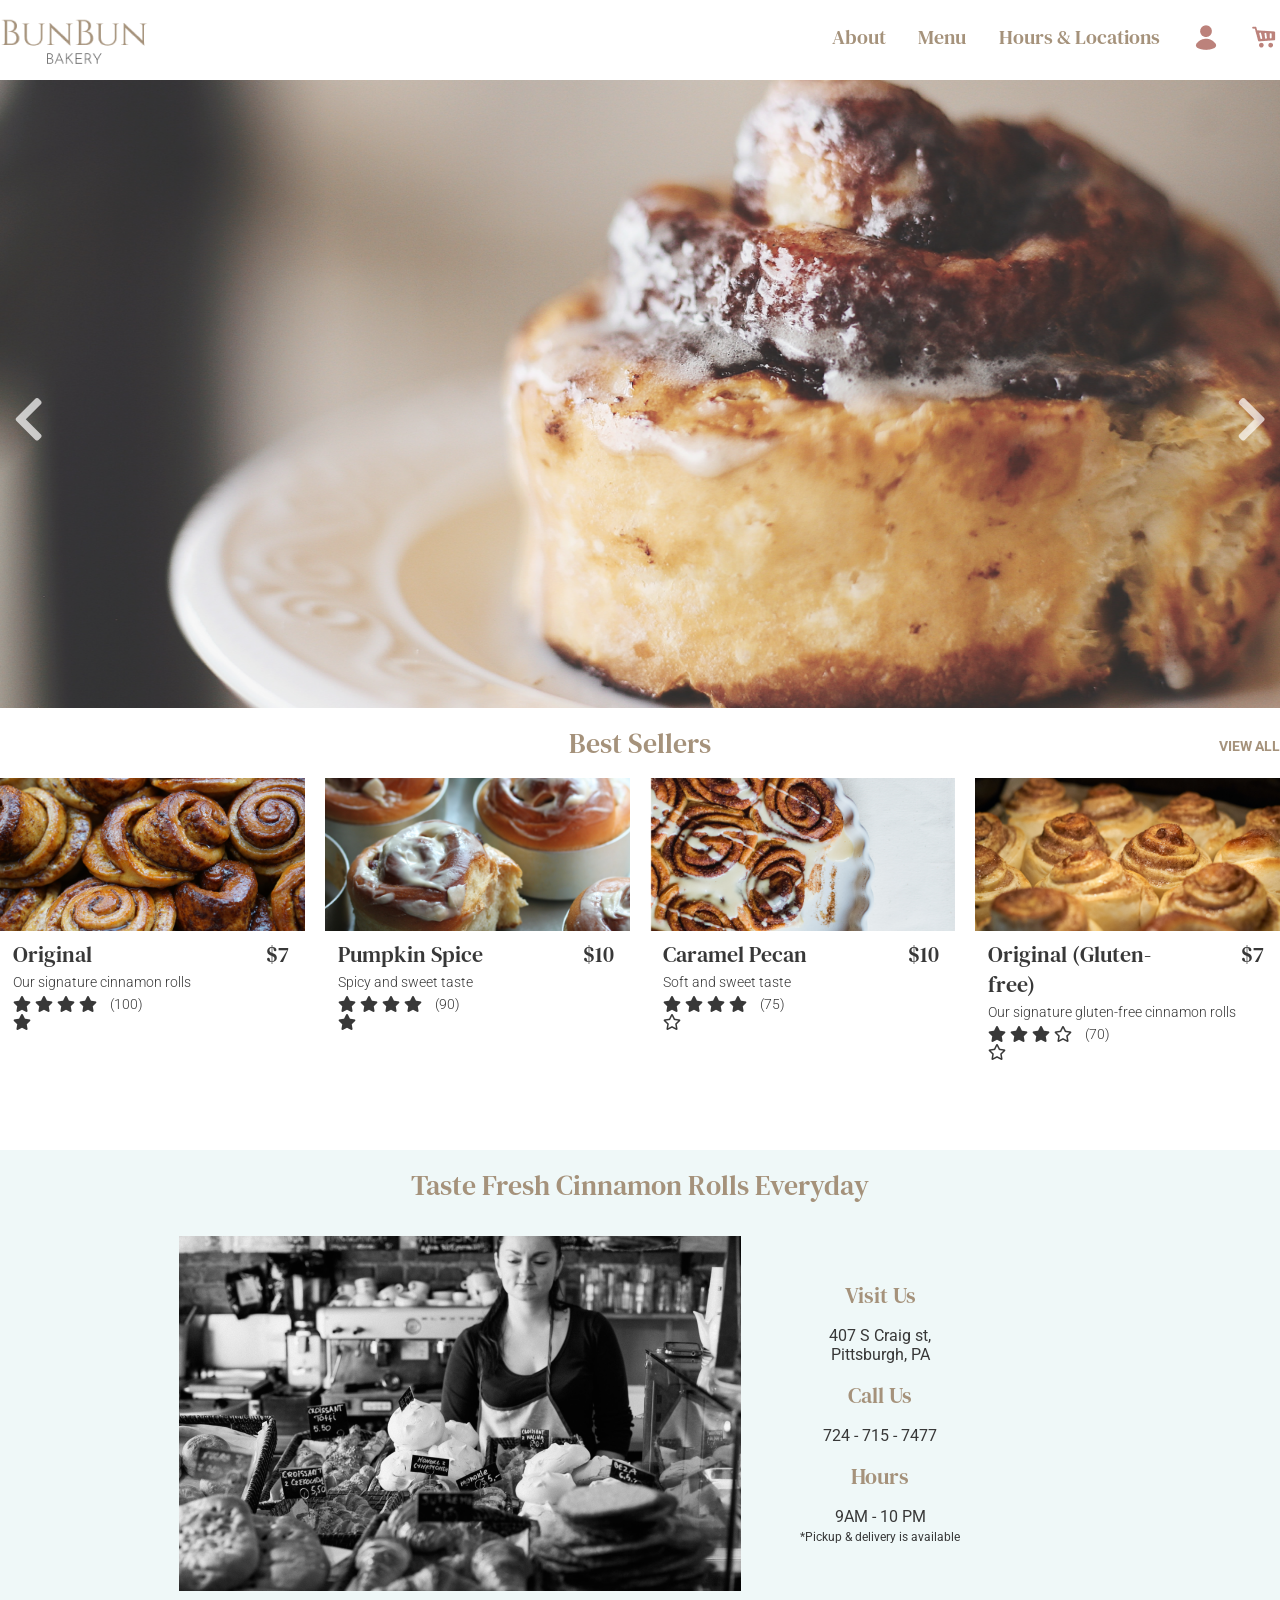
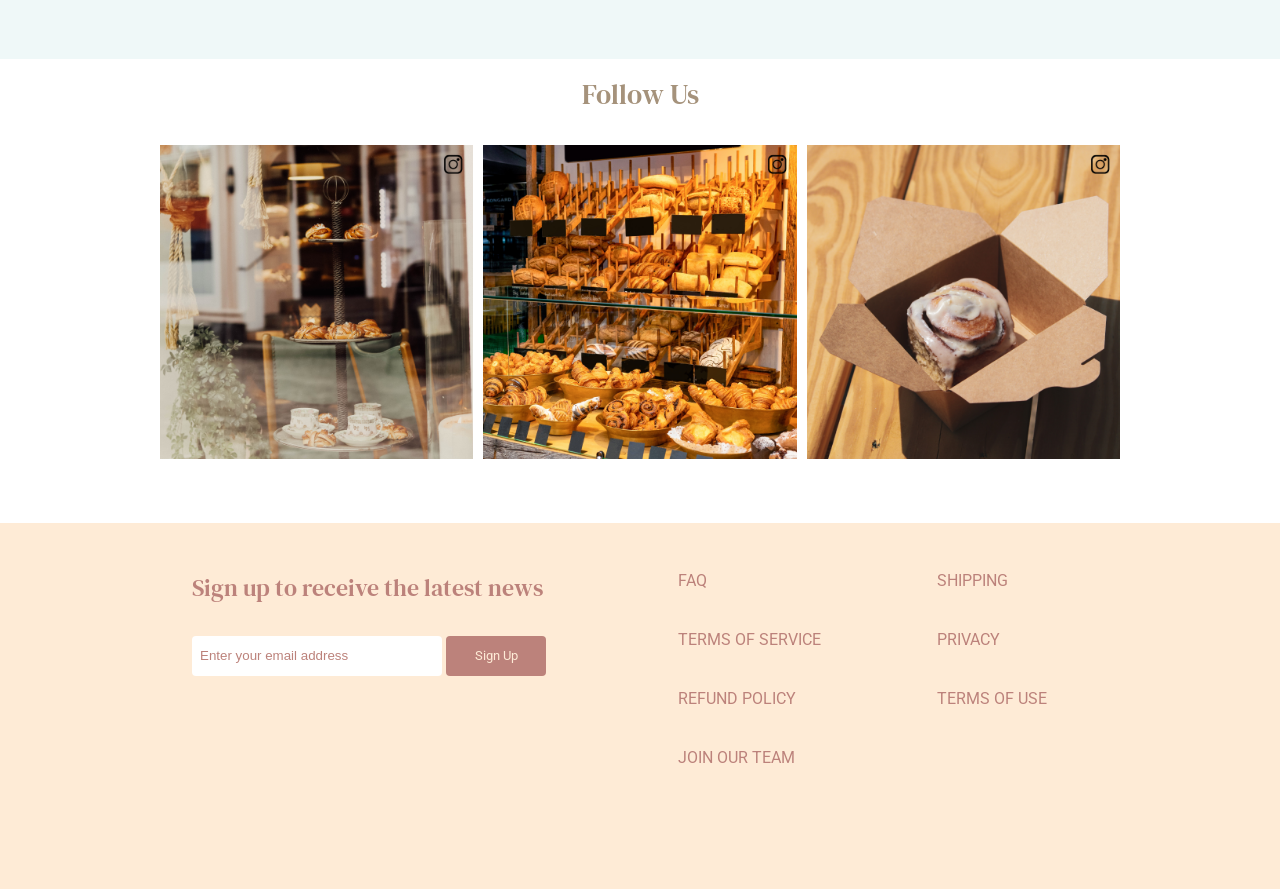
<file: homework_5/index.html>
<!DOCTYPE html>
<html lang="en">
<head>
  <meta charset="UTF-8">
  <meta name="viewport" content="width=device-width, initial-scale=1.0">
  <title>BunBun Bakery</title>
  <link rel="stylesheet" href="https://pro.fontawesome.com/releases/v5.10.0/css/all.css" integrity="sha384-AYmEC3Yw5cVb3ZcuHtOA93w35dYTsvhLPVnYs9eStHfGJvOvKxVfELGroGkvsg+p" crossorigin="anonymous"/>
  <link rel="stylesheet" href="style.css" type="text/css">
</head>

<body>
  <!-- Nav Ref:https://youtu.be/yFWAOzwovrQ
              :https://youtu.be/gXkqy0b4M5g -->

  <div class="nav-container">
    <nav class="navbar">
      <a href="index.html"><img class="logo" src="images/logo_1.png" alt="logo"></a>
      <ul class="nav-menu">
        <li><a href="about.html" class="nav-links">About</a></li>
        <li><a href="menu.html" class="nav-links">Menu</a></li>
        <li><a href="info.html" class="nav-links">Hours & Locations</a></li>
        <li><a href="#" class="account-icon"><img src="images/account_2.png" alt="account"></a></li>
        <li><a href="#" class="cart-icon"><img src="images/cart_2.png" alt="cart"></a></li>
      </ul>
    </nav>
  </div>

  <!-- Main Content Container -->
  <div class="main">
    <!-- Carousel Ref:https://youtu.be/KcdBOoK3Pfw -->
    <div class="carousel-container">
      <i class="fas fa-chevron-right" id="nextBtn"></i>
      <i class="fas fa-chevron-left" id="previousBtn"></i>
      <div class="carousel-slide">
        <!-- <img src="images/slide3.png" id="lastClone" alt="present"> -->
        <img src="images/slide1.png" alt="rolls">
        <img src="images/slide2.png" alt="glazing">
        <img src="images/slide3.png" alt="present">
        <!-- <img src="images/slide1.png" id="firstClone" alt="rolls"> -->
      </div>
    </div>

    <!-- bestseller Ref:https://youtu.be/ZI41tLLxNak -->
    <div class="products">
      <div class="heading-container">
        <div class="box1"></div>
        <div class="box2">Best Sellers</div>
        <div class="box3"><a href="menu.html">VIEW ALL</a></div>
      </div>
      <!-- product cards -->
      <div class="menu-container">
        <div class="cards-container">
          <a href="#">
            <div class="card-container card1">
              <img src="images/original.png" alt="original">
              <div class="product-text-container">
                <div class="product-title-container">
                  <div class="product-title">Original</div>
                  <div class="product-price">$7</div>
                </div>
                <div class="product-description">
                  Our signature cinnamon rolls
                </div>
                <div class="review">
                  <div class="star">
                    <i class="fas fa-star"></i>
                    <i class="fas fa-star"></i>
                    <i class="fas fa-star"></i>
                    <i class="fas fa-star"></i>
                    <i class="fas fa-star"></i>
                  </div>
                  <div class="number">
                    (100)
                  </div>
                </div>
              </div>  
            </div>
          </a>
          <a href="#">
            <div class="card-container card1">
              <img src="images/pumpkin.png" alt="original">
              <div class="product-text-container">
                <div class="product-title-container">
                  <div class="product-title">Pumpkin Spice</div>
                  <div class="product-price">$10</div>
                </div>
                <div class="product-description">
                  Spicy and sweet taste
                </div>
                <div class="review">
                  <div class="star">
                    <i class="fas fa-star"></i>
                    <i class="fas fa-star"></i>
                    <i class="fas fa-star"></i>
                    <i class="fas fa-star"></i>
                    <i class="fas fa-star"></i>
                  </div>
                  <div class="number">
                    (90)
                  </div>
                </div>
              </div>  
            </div>
          </a>
          <a href="#">
            <div class="card-container card1">
              <img src="images/caramel.png" alt="original">
              <div class="product-text-container">
                <div class="product-title-container">
                  <div class="product-title">Caramel Pecan</div>
                  <div class="product-price">$10</div>
                </div>
                <div class="product-description">
                  Soft and sweet taste
                </div>
                <div class="review">
                  <div class="star">
                    <i class="fas fa-star"></i>
                    <i class="fas fa-star"></i>
                    <i class="fas fa-star"></i>
                    <i class="fas fa-star"></i>
                    <i class="far fa-star"></i>
                  </div>
                  <div class="number">
                    (75)
                  </div>
                </div>
              </div>  
            </div>
          </a>
          <a href="#">
            <div class="card-container card1">
              <img src="images/original_gf.png" alt="original">
              <div class="product-text-container">
                <div class="product-title-container">
                  <div class="product-title">Original (Gluten-free)</div>
                  <div class="product-price">$7</div>
                </div>
                <div class="product-description">
                  Our signature gluten-free cinnamon rolls
                </div>
                <div class="review">
                  <div class="star">
                    <i class="fas fa-star"></i>
                    <i class="fas fa-star"></i>
                    <i class="fas fa-star"></i>
                    <i class="far fa-star"></i>
                    <i class="far fa-star"></i>
                  </div>
                  <div class="number">
                    (70)
                  </div>
                </div>
              </div>  
            </div>
          </a>
        </div>
      </div>
    </div>
    <!-- info -->
    <div class="info">
      <p class="title">Taste Fresh Cinnamon Rolls Everyday</p>
      <div id="grid-container">
        <div id="info-image">
          <img src="images/info.png" alt="info">
        </div>
        <div id="info-text">
          <p class="subtitle">Visit Us</p>
          <p class="text">407 S Craig st, Pittsburgh, PA</p>
          <p class="subtitle">Call Us</p>
          <p class="text">724 - 715 - 7477</p>
          <p class="subtitle">Hours</p>
          <p class="text">9AM - 10 PM</p>
          <p class="subtext">*Pickup & delivery is available</p>
        </div>
      </div>
    </div>

    <!-- insta -->
    <div class="insta">
      <p class="title">Follow Us</p>
      <div class="gallery">
        <img src="images/insta_1.png" alt="image1">
        <img src="images/insta_2.png" alt="image2">
        <img src="images/insta_3.png" alt="image3">
      </div>
    </div>

    <!-- footer Ref:https://youtu.be/5WoQm7tR6EA -->
    <div class="footer-container">
      <div class="footer">
        <div class="footer-email-form">
          <p class="footer-head">Sign up to receive the latest news<p>
          <input type="email" placeholder="Enter your email address" id="footer-email">         
          <input type="submit" value="Sign Up" id="footer-email-btn">
        </div>
        <div class="footer-heading footer-1">
          <a href="#">FAQ</a>
          <a href="#">TERMS OF SERVICE</a>
          <a href="#">REFUND POLICY</a>
          <a href="#">JOIN OUR TEAM</a>
        </div>
        <div class="footer-heading footer-2">
          <a href="#">SHIPPING</a>
          <a href="#">PRIVACY</a>
          <a href="#">TERMS OF USE</a>
        </div>
      </div>
    </div>
  </div>
</body>
</html>
</file>
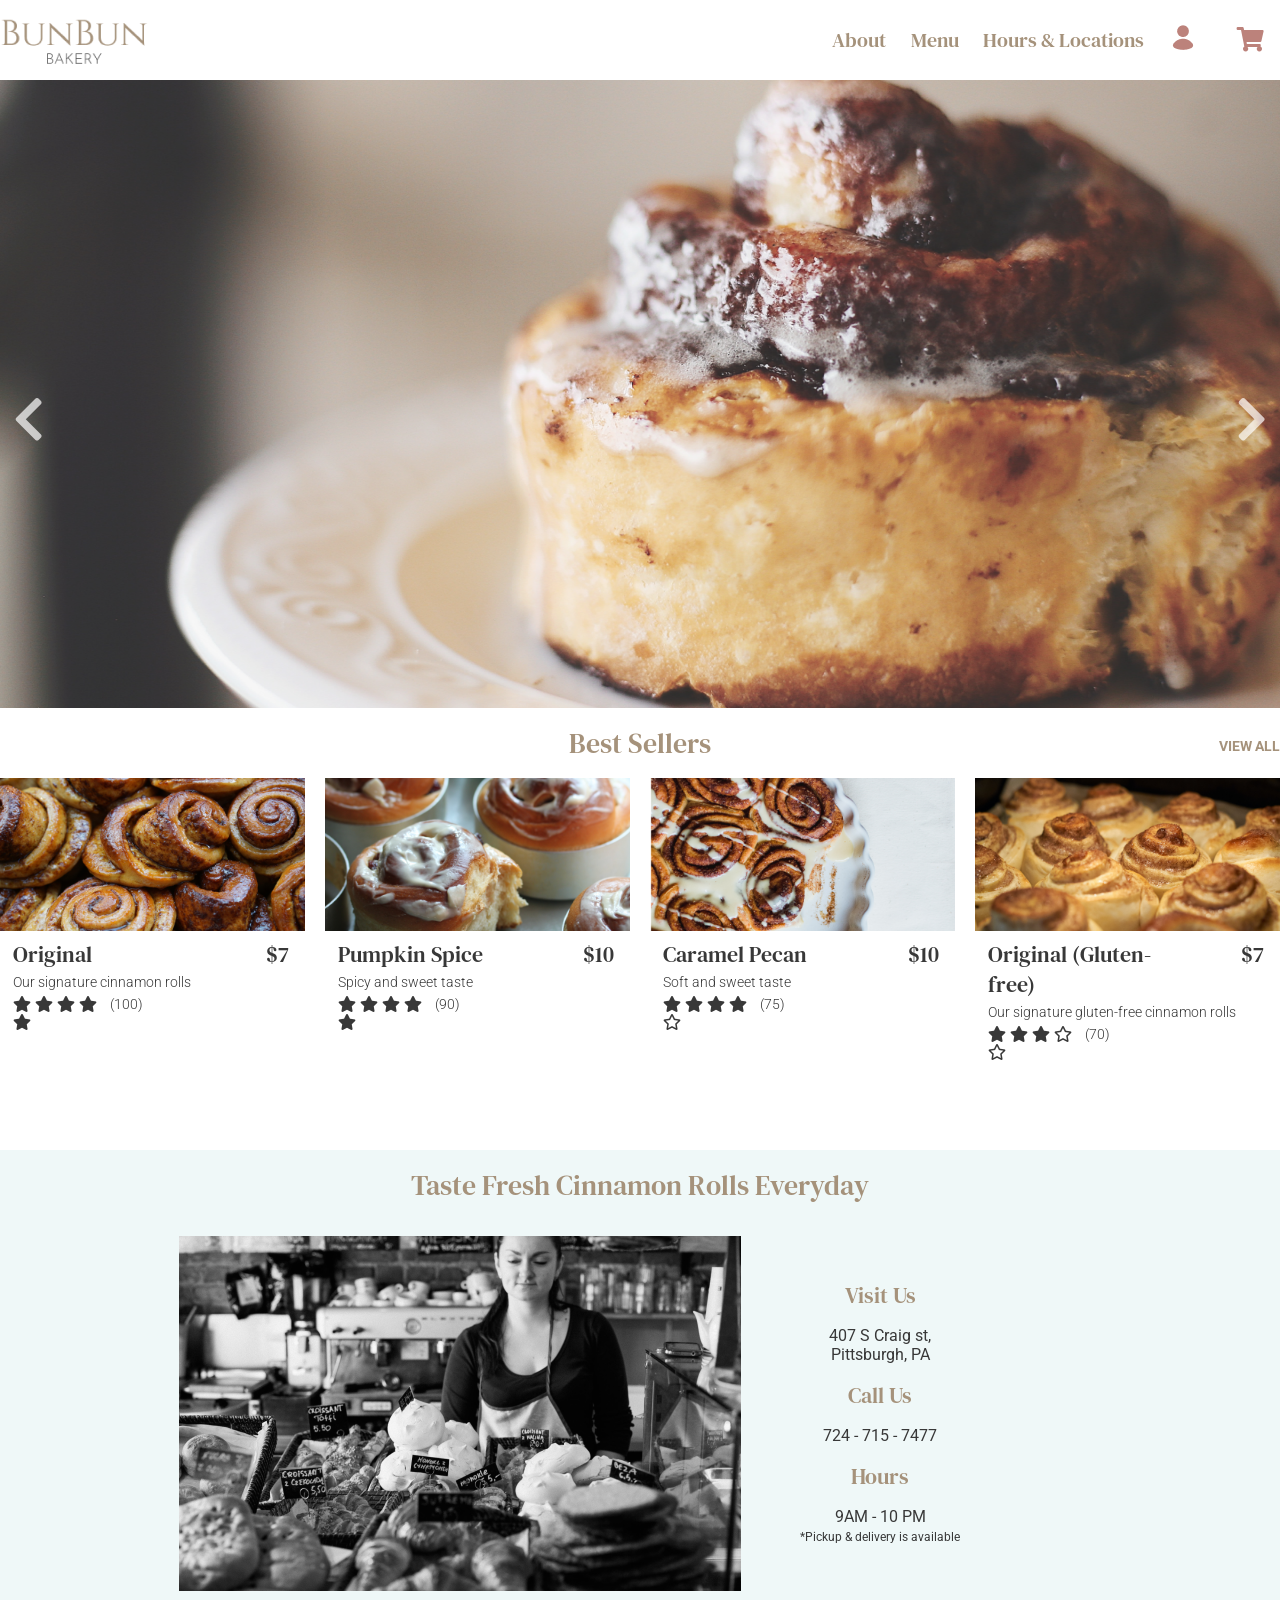
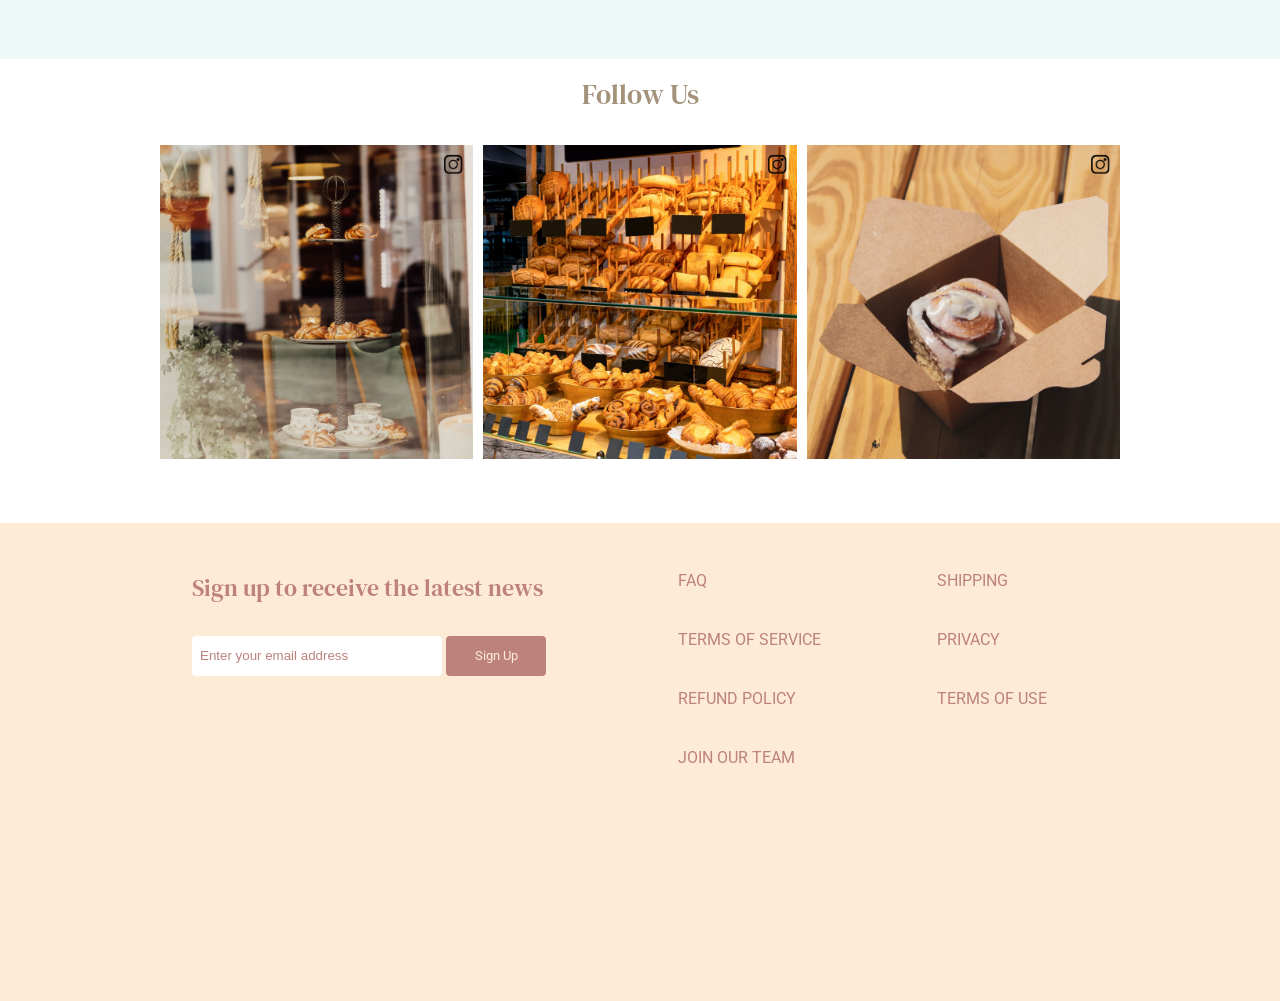
<file: homework_6A/index.html>
<!DOCTYPE html>
<html lang="en">
<head>
  <meta charset="UTF-8">
  <meta name="viewport" content="width=device-width, initial-scale=1.0">
  <title>BunBun Bakery</title>
  <link rel="stylesheet" href="https://pro.fontawesome.com/releases/v5.10.0/css/all.css" integrity="sha384-AYmEC3Yw5cVb3ZcuHtOA93w35dYTsvhLPVnYs9eStHfGJvOvKxVfELGroGkvsg+p" crossorigin="anonymous"/>
  <link rel="stylesheet" href="style.css" type="text/css">
</head>

<body>
  <!-- Nav Ref:https://youtu.be/yFWAOzwovrQ
              :https://youtu.be/gXkqy0b4M5g -->

  <div class="nav-container">
    <nav class="navbar">
      <a href="index.html"><img class="logo" src="images/logo_1.png" alt="logo"></a>
      <ul class="nav-menu">
        <li><a href="about.html" class="nav-links">About</a></li>
        <li><a href="menu.html" class="nav-links">Menu</a></li>
        <li><a href="info.html" class="nav-links">Hours & Locations</a></li>
        <li><a href="#" class="account-icon"><img src="images/account_2.png" alt="account"></a></li>
        <div class="cart-badge">
          <a href="cart.html"><span><i class="fas fa-shopping-cart"></i></span></a>
          <span id="badge">2</span>
        </div>
      </ul>
    </nav>
  </div>

  <!-- Main Content Container -->
  <div class="main">
    <!-- Carousel Ref:https://youtu.be/KcdBOoK3Pfw -->
    <div class="carousel-container">
      <i class="fas fa-chevron-right" id="nextBtn"></i>
      <i class="fas fa-chevron-left" id="previousBtn"></i>
      <div class="carousel-slide">
        <img src="images/slide3.png" alt="present" id="lastClone">
        <img src="images/slide1.png" alt="rolls">
        <img src="images/slide2.png" alt="glazing">
        <img src="images/slide3.png" alt="present">
        <img src="images/slide1.png" alt="rolls" id="firstClone">
      </div>
    </div>

    <!-- bestseller Ref:https://youtu.be/ZI41tLLxNak -->
    <div class="products">
      <div class="heading-container">
        <div class="box1"></div>
        <div class="box2">Best Sellers</div>
        <div class="box3"><a href="menu.html">VIEW ALL</a></div>
      </div>
      <!-- product cards -->
      <div class="menu-container">
        <div class="cards-container">
          <a href="detail.html">
            <div class="card-container card1">
              <img src="images/original.png" alt="original">
              <div class="product-text-container">
                <div class="product-title-container">
                  <div class="product-title">Original</div>
                  <div class="product-price">$7</div>
                </div>
                <div class="product-description">
                  Our signature cinnamon rolls
                </div>
                <div class="review">
                  <div class="star">
                    <i class="fas fa-star"></i>
                    <i class="fas fa-star"></i>
                    <i class="fas fa-star"></i>
                    <i class="fas fa-star"></i>
                    <i class="fas fa-star"></i>
                  </div>
                  <div class="number">
                    (100)
                  </div>
                </div>
              </div>  
            </div>
          </a>
          <a href="#">
            <div class="card-container card1">
              <img src="images/pumpkin.png" alt="original">
              <div class="product-text-container">
                <div class="product-title-container">
                  <div class="product-title">Pumpkin Spice</div>
                  <div class="product-price">$10</div>
                </div>
                <div class="product-description">
                  Spicy and sweet taste
                </div>
                <div class="review">
                  <div class="star">
                    <i class="fas fa-star"></i>
                    <i class="fas fa-star"></i>
                    <i class="fas fa-star"></i>
                    <i class="fas fa-star"></i>
                    <i class="fas fa-star"></i>
                  </div>
                  <div class="number">
                    (90)
                  </div>
                </div>
              </div>  
            </div>
          </a>
          <a href="#">
            <div class="card-container card1">
              <img src="images/caramel.png" alt="original">
              <div class="product-text-container">
                <div class="product-title-container">
                  <div class="product-title">Caramel Pecan</div>
                  <div class="product-price">$10</div>
                </div>
                <div class="product-description">
                  Soft and sweet taste
                </div>
                <div class="review">
                  <div class="star">
                    <i class="fas fa-star"></i>
                    <i class="fas fa-star"></i>
                    <i class="fas fa-star"></i>
                    <i class="fas fa-star"></i>
                    <i class="far fa-star"></i>
                  </div>
                  <div class="number">
                    (75)
                  </div>
                </div>
              </div>  
            </div>
          </a>
          <a href="#">
            <div class="card-container card1">
              <img src="images/original_gf.png" alt="original">
              <div class="product-text-container">
                <div class="product-title-container">
                  <div class="product-title">Original (Gluten-free)</div>
                  <div class="product-price">$7</div>
                </div>
                <div class="product-description">
                  Our signature gluten-free cinnamon rolls
                </div>
                <div class="review">
                  <div class="star">
                    <i class="fas fa-star"></i>
                    <i class="fas fa-star"></i>
                    <i class="fas fa-star"></i>
                    <i class="far fa-star"></i>
                    <i class="far fa-star"></i>
                  </div>
                  <div class="number">
                    (70)
                  </div>
                </div>
              </div>  
            </div>
          </a>
        </div>
      </div>
    </div>
    <!-- info -->
    <div class="info">
      <p class="title">Taste Fresh Cinnamon Rolls Everyday</p>
      <div id="grid-container">
        <div id="info-image">
          <img src="images/info.png" alt="info">
        </div>
        <div id="info-text">
          <p class="subtitle">Visit Us</p>
          <p class="text">407 S Craig st, Pittsburgh, PA</p>
          <p class="subtitle">Call Us</p>
          <p class="text">724 - 715 - 7477</p>
          <p class="subtitle">Hours</p>
          <p class="text">9AM - 10 PM</p>
          <p class="subtext">*Pickup & delivery is available</p>
        </div>
      </div>
    </div>

    <!-- insta -->
    <div class="insta">
      <p class="title">Follow Us</p>
      <div class="gallery">
        <img src="images/insta_1.png" alt="image1">
        <img src="images/insta_2.png" alt="image2">
        <img src="images/insta_3.png" alt="image3">
      </div>
    </div>

    <!-- footer Ref:https://youtu.be/5WoQm7tR6EA -->
    <div class="footer-container">
      <div class="footer">
        <div class="footer-email-form">
          <p class="footer-head">Sign up to receive the latest news<p>
          <input type="email" placeholder="Enter your email address" id="footer-email">         
          <input type="submit" value="Sign Up" id="footer-email-btn">
        </div>
        <div class="footer-heading footer-1">
          <a href="#">FAQ</a>
          <a href="#">TERMS OF SERVICE</a>
          <a href="#">REFUND POLICY</a>
          <a href="#">JOIN OUR TEAM</a>
        </div>
        <div class="footer-heading footer-2">
          <a href="#">SHIPPING</a>
          <a href="#">PRIVACY</a>
          <a href="#">TERMS OF USE</a>
        </div>
      </div>
    </div>
  </div>
  <script src="main.js" type="text/javascript"></script>
</body>
</html>
</file>
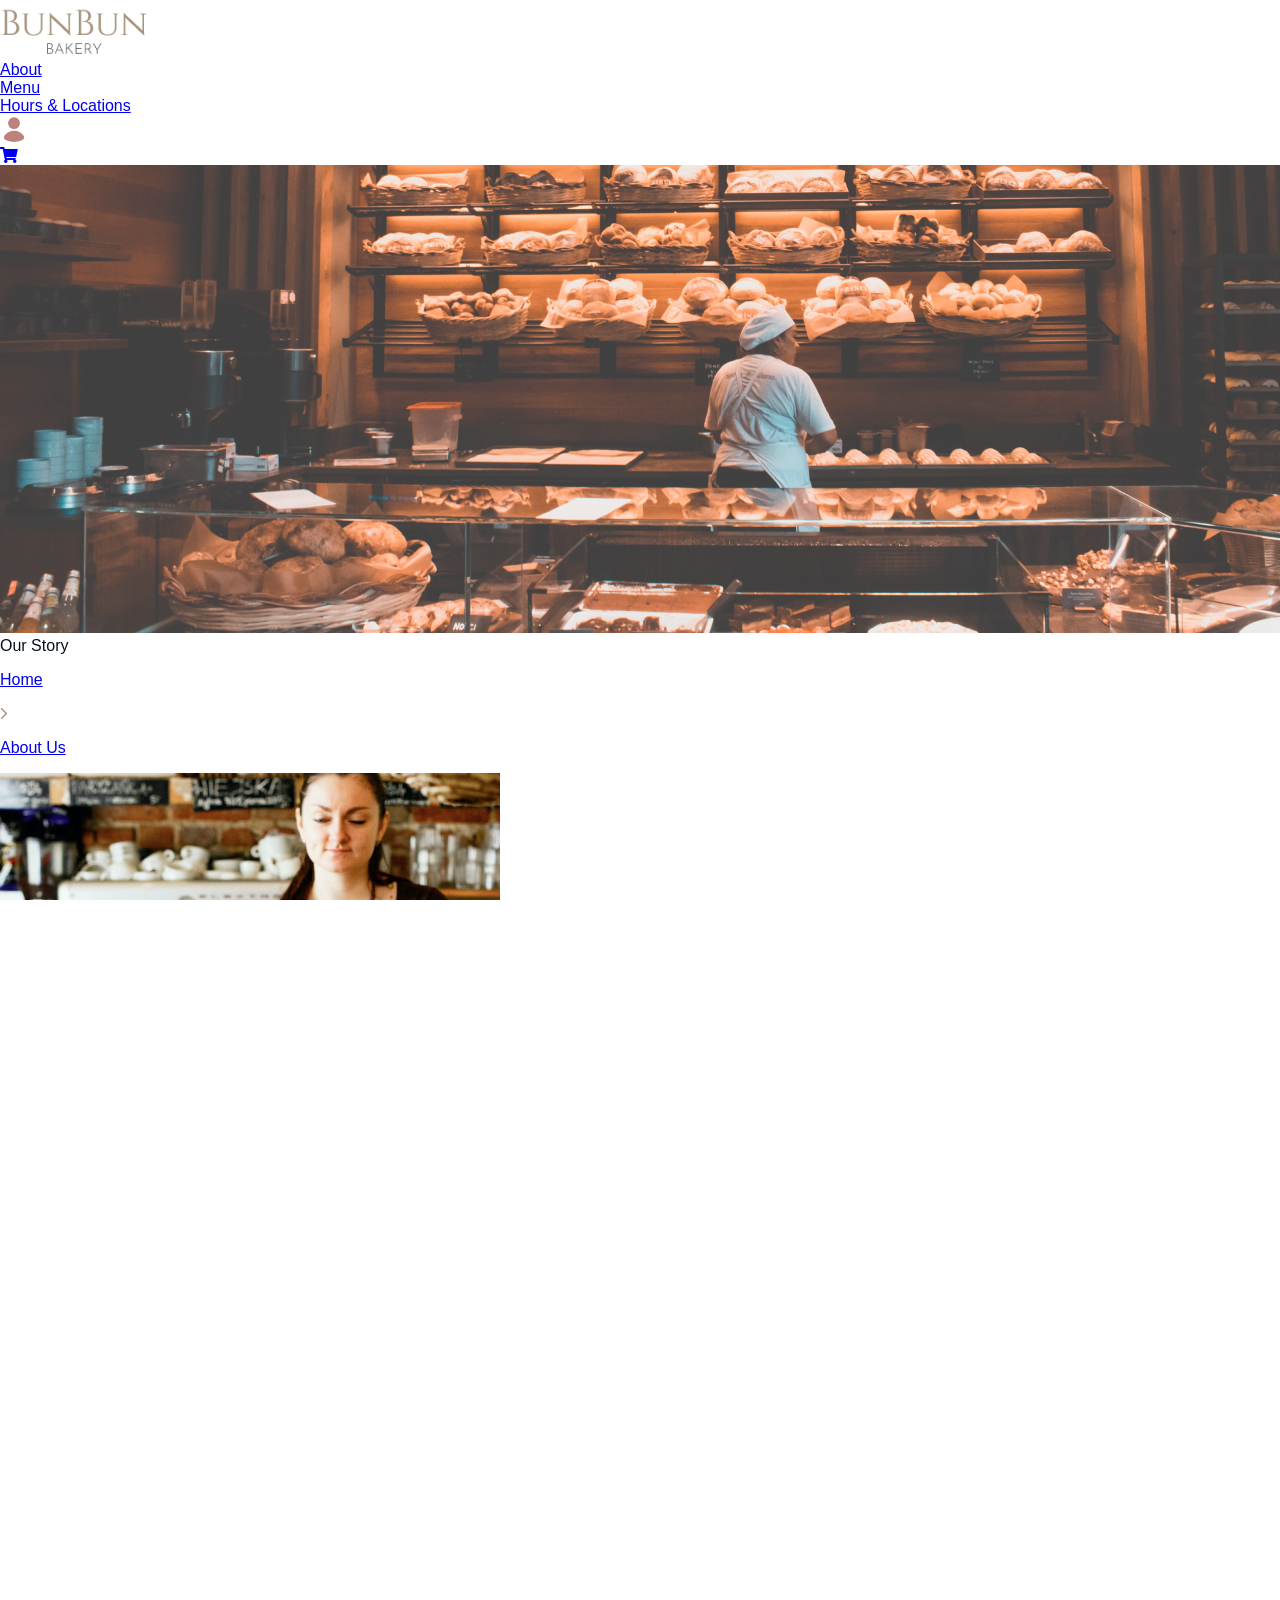
<file: about.html>
<!DOCTYPE html>
<html lang="en">
<head>
  <meta charset="UTF-8">
  <meta name="viewport" content="width=device-width, initial-scale=1.0">
  <title>BunBun Bakery</title>
  <link rel="stylesheet" href="https://pro.fontawesome.com/releases/v5.10.0/css/all.css" integrity="sha384-AYmEC3Yw5cVb3ZcuHtOA93w35dYTsvhLPVnYs9eStHfGJvOvKxVfELGroGkvsg+p" crossorigin="anonymous"/>
  <link rel="stylesheet" href="style.css" type="text/css">
  <!-- javascript -->
  <!-- <script src="main.js" type="text/javascript"></script> -->
</head>

<body>
  <div class="nav-container">
    <nav class="navbar">
      <a href="index.html"><img class="logo" src="images/logo_1.png" alt="logo"></a>
      <div class="nav-menu">
        <div class="text-menu"><a href="about.html" class="nav-links">About</a></div>
        <div class="text-menu"><a href="menu.html" class="nav-links">Menu</a></div>
        <div class="text-menu"><a href="info.html" class="nav-links">Hours & Locations</a></div>
        <div><a href="#" class="account-icon"><img src="images/account_2.png" alt="account"></a></div>
        <div class="cart-badge">
          <a href="cart.html"><span><i class="fas fa-shopping-cart"></i></span></a>
          <span id="badge">2</span>
        </div>
      </div>
    </nav>
  </div>

  <!-- Main Content Container -->
  <div class="main">
    <div class="menu-banner">
        <img src="images/about_banner.png" alt="rolls">
        <div class="centered">Our Story</div>
    </div> 

    <!-- Text naviation -->
    <div class="menu-text-container-about">
      <div class=left>
        <p><a href="index.html">Home</a></p>
        <img class=arrow-icon src="images/arrow.png" alt="arrpw">
        <p><a href="about.html">About Us</a></p>
      </div>
    </div>     
    
    <!-- body text -->
    <div class="first-story">
      <img src="images/story_1.png" alt="our story">
      <div class="text">
        <div class="title">Our Story</div>
        <div class="body">
          <p>[Placeholder Text] Pam and Connie created BunBun Bakery in 1995, out of their passions for food, friendship and hard work.</p>
          <p>Competitive swimmers and triathletes, Pam and Connie passed their grueling workouts by engaging in passionate conversations about starting their own company and baking, which ultimately inspired them to leave their respective careers in fashion and finance. They opened a small bread shop in 1995, which they named BunBun Bakery.</p>
          <p>From the start they baked everything fresh on-site each day and donated the day’s leftovers to charity each night, actions that remain solidly in place almost 25 years later. BunBun Bakery now has eight locations with more to come, plus ecommerce gift boxes, and recently made its debut in grocery stores with the debut of BunBun Frozen Cookies!</p></div>
        </div>
    </div>

    <div class="second-story">
      <div class="text">
        <div class="title">For Loved Ones</div>
        <div class="body">
          <p>[Placeholder Text] Growing up, my mom always made these for her good friends at Christmastime, and you could literally hear the primal groans of pure joy rising from the rooftops of our town. I’ve carried on the tradition through the years and have won friends and influenced people just by delivering these rolls. They really are that good.</p>
          <p>The frosting will settle in and become one with the cinnamon rolls. And you’ll be another step closer to being the most popular person in town…or the jiggliest, depending on whether you choose to deliver the rolls to friends or lock yourself in your pantry and eat them all by yourself.</p>
          <p>Not that I’ve ever done that, mind you. I don’t ever do things like that. I’m a model of self-discipline. And I don’t have time to do such things—I’m too busy doing the Stairmaster.</p></div>
        </div>
        <img src="images/story_2.png" alt="our story">
    </div>

    <!-- footer Ref:https://youtu.be/5WoQm7tR6EA -->
    <div class="footer-container">
      <div class="footer">
        <div class="footer-email-form">
          <p class="footer-head">Sign up to receive the latest news<p>
          <input type="email" placeholder="Enter your email address" id="footer-email">         
          <input type="submit" value="Sign Up" id="footer-email-btn">
        </div>
        <div class="footer-heading footer-1">
          <a href="#">FAQ</a>
          <a href="#">TERMS OF SERVICE</a>
          <a href="#">REFUND POLICY</a>
          <a href="#">JOIN OUR TEAM</a>
        </div>
        <div class="footer-heading footer-2">
          <a href="#">SHIPPING</a>
          <a href="#">PRIVACY</a>
          <a href="#">TERMS OF USE</a>
        </div>
      </div>
    </div>
  </div>
  <script src="default.js" type="text/javascript"></script>
</body>
</html>
</file>
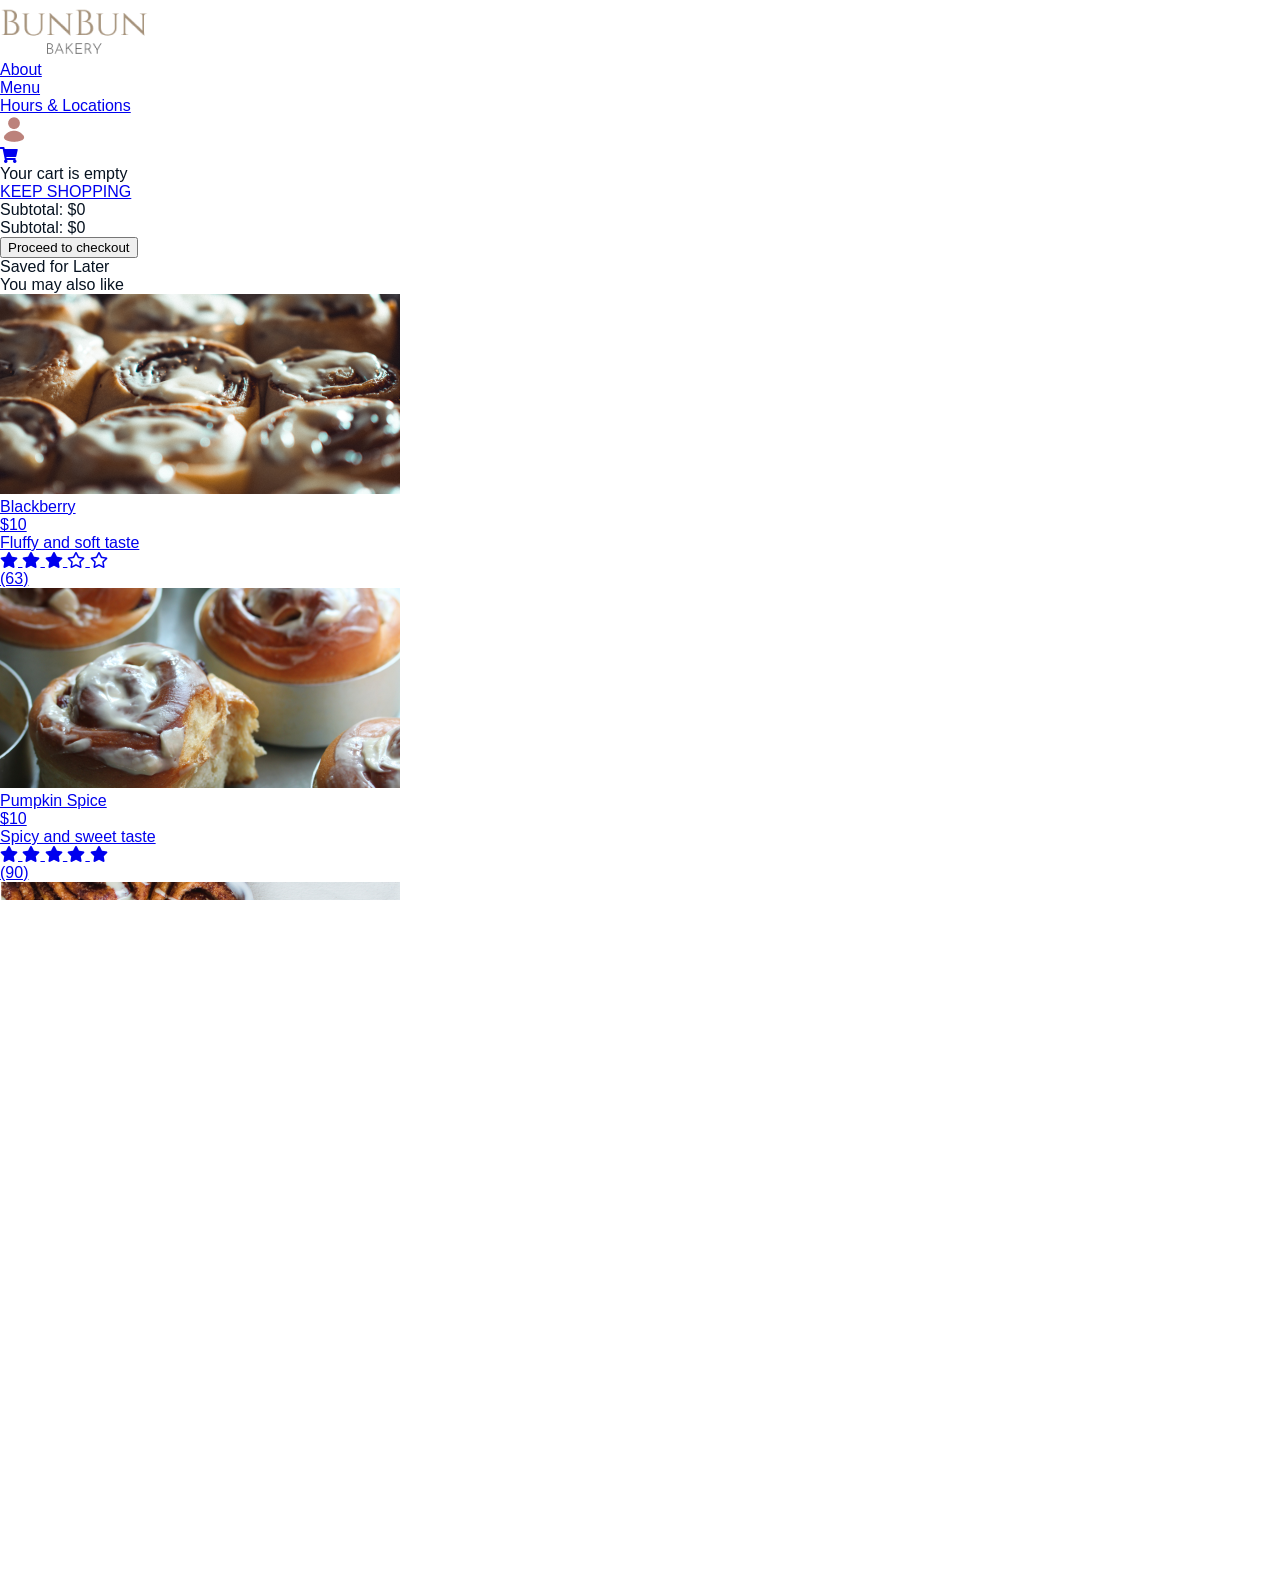
<file: cart.html>
<!DOCTYPE html>
<html lang="en">
<head>
  <meta charset="UTF-8">
  <meta name="viewport" content="width=device-width, initial-scale=1.0">
  <title>BunBun Bakery</title>
  <link rel="stylesheet" href="https://pro.fontawesome.com/releases/v5.10.0/css/all.css" integrity="sha384-AYmEC3Yw5cVb3ZcuHtOA93w35dYTsvhLPVnYs9eStHfGJvOvKxVfELGroGkvsg+p" crossorigin="anonymous"/>
  <link rel="stylesheet" href="style.css" type="text/css">
  <!-- javascript -->
  <!-- <script src="main.js" type="text/javascript"></script> -->
</head>

<body>
  <div class="nav-container">
    <nav class="navbar">
      <a href="index.html"><img class="logo" src="images/logo_1.png" alt="logo"></a>
      <div class="nav-menu">
        <div class="text-menu"><a href="about.html" class="nav-links">About</a></div>
        <div class="text-menu"><a href="menu.html" class="nav-links">Menu</a></div>
        <div class="text-menu"><a href="info.html" class="nav-links">Hours & Locations</a></div>
        <div><a href="#" class="account-icon"><img src="images/account_2.png" alt="account"></a></div>
        <div class="cart-badge">
          <a href="cart.html"><span><i class="fas fa-shopping-cart"></i></span></a>
          <span id="badge">2</span>
        </div>
      </div>
    </nav>
  </div>
  <div class="main">
    <div class="cart-top">
      <div class="title" id="totalNumber">2 items in your cart</div>
      <a href="menu.html"><div class="keep-shopping">KEEP SHOPPING</div></a>
    </div>
    <div class="cart-item">
      <div class="item-container product-title" id="item-list">
        <div class="cart-items">
        </div>
        <div class="subtotal" id="bottom">Subtotal: $0</div>
      </div>
      <div class="checkout-box">
        <div class="subtotal">Subtotal: $0</div>
        <button>Proceed to checkout</button>
      </div>
    </div>
    <div class="save-items">
      <div class="cart-top">
        <div class="title">Saved for Later</div>
      </div>
    </div>
    <div class="cart-item" id=save-margin>
      <div class="item-container-2 product-title">
      </div>
    </div>

    <!-- Recommendation section -->
    <div class="you-may-also-like">
      <div class="title">You may also like</div>
      <div class="menu-container">
        <div class="cards-container">
          <a href="#">
            <div class="card-container card1">
              <img src="images/blueberry.png" alt="blueberry">
              <div class="product-text-container">
                <div class="product-title-container">
                  <div class="product-title">Blackberry</div>
                  <div class="product-price">$10</div>
                </div>
                <div class="product-description">
                  Fluffy and soft taste
                </div>
                <div class="review">
                  <div class="star">
                    <i class="fas fa-star"></i>
                    <i class="fas fa-star"></i>
                    <i class="fas fa-star"></i>
                    <i class="far fa-star"></i>
                    <i class="far fa-star"></i>
                  </div>
                  <div class="number">
                    (63)
                  </div>
                </div>
              </div>  
            </div>
          </a>
          <a href="#">
            <div class="card-container card1">
              <img src="images/pumpkin.png" alt="original">
              <div class="product-text-container">
                <div class="product-title-container">
                  <div class="product-title">Pumpkin Spice</div>
                  <div class="product-price">$10</div>
                </div>
                <div class="product-description">
                  Spicy and sweet taste
                </div>
                <div class="review">
                  <div class="star">
                    <i class="fas fa-star"></i>
                    <i class="fas fa-star"></i>
                    <i class="fas fa-star"></i>
                    <i class="fas fa-star"></i>
                    <i class="fas fa-star"></i>
                  </div>
                  <div class="number">
                    (90)
                  </div>
                </div>
              </div>  
            </div>
          </a>
          <a href="#">
            <div class="card-container card1">
              <img src="images/caramel.png" alt="original">
              <div class="product-text-container">
                <div class="product-title-container">
                  <div class="product-title">Caramel Pecan</div>
                  <div class="product-price">$10</div>
                </div>
                <div class="product-description">
                  Soft and sweet taste
                </div>
                <div class="review">
                  <div class="star">
                    <i class="fas fa-star"></i>
                    <i class="fas fa-star"></i>
                    <i class="fas fa-star"></i>
                    <i class="fas fa-star"></i>
                    <i class="far fa-star"></i>
                  </div>
                  <div class="number">
                    (75)
                  </div>
                </div>
              </div>  
            </div>
          </a>
          <a href="#">
            <div class="card-container card1">
              <img src="images/original_gf.png" alt="original">
              <div class="product-text-container">
                <div class="product-title-container">
                  <div class="product-title">Original (Gluten-free)</div>
                  <div class="product-price">$7</div>
                </div>
                <div class="product-description">
                  Our signature gluten-free cinnamon rolls
                </div>
                <div class="review">
                  <div class="star">
                    <i class="fas fa-star"></i>
                    <i class="fas fa-star"></i>
                    <i class="fas fa-star"></i>
                    <i class="far fa-star"></i>
                    <i class="far fa-star"></i>
                  </div>
                  <div class="number">
                    (70)
                  </div>
                </div>
              </div>  
            </div>
          </a>
        </div>
      </div>
    </div>
    
    <!-- footer Ref:https://youtu.be/5WoQm7tR6EA -->
    <div class="footer-container">
      <div class="footer">
        <div class="footer-email-form">
          <p class="footer-head">Sign up to receive the latest news<p>
          <input type="email" placeholder="Enter your email address" id="footer-email">         
          <input type="submit" value="Sign Up" id="footer-email-btn">
        </div>
        <div class="footer-heading footer-1">
          <a href="#">FAQ</a>
          <a href="#">TERMS OF SERVICE</a>
          <a href="#">REFUND POLICY</a>
          <a href="#">JOIN OUR TEAM</a>
        </div>
        <div class="footer-heading footer-2">
          <a href="#">SHIPPING</a>
          <a href="#">PRIVACY</a>
          <a href="#">TERMS OF USE</a>
        </div>
      </div>
    </div>
  </div>
  <script src="cart.js" type="text/javascript"></script>
</body>
</html>
</file>
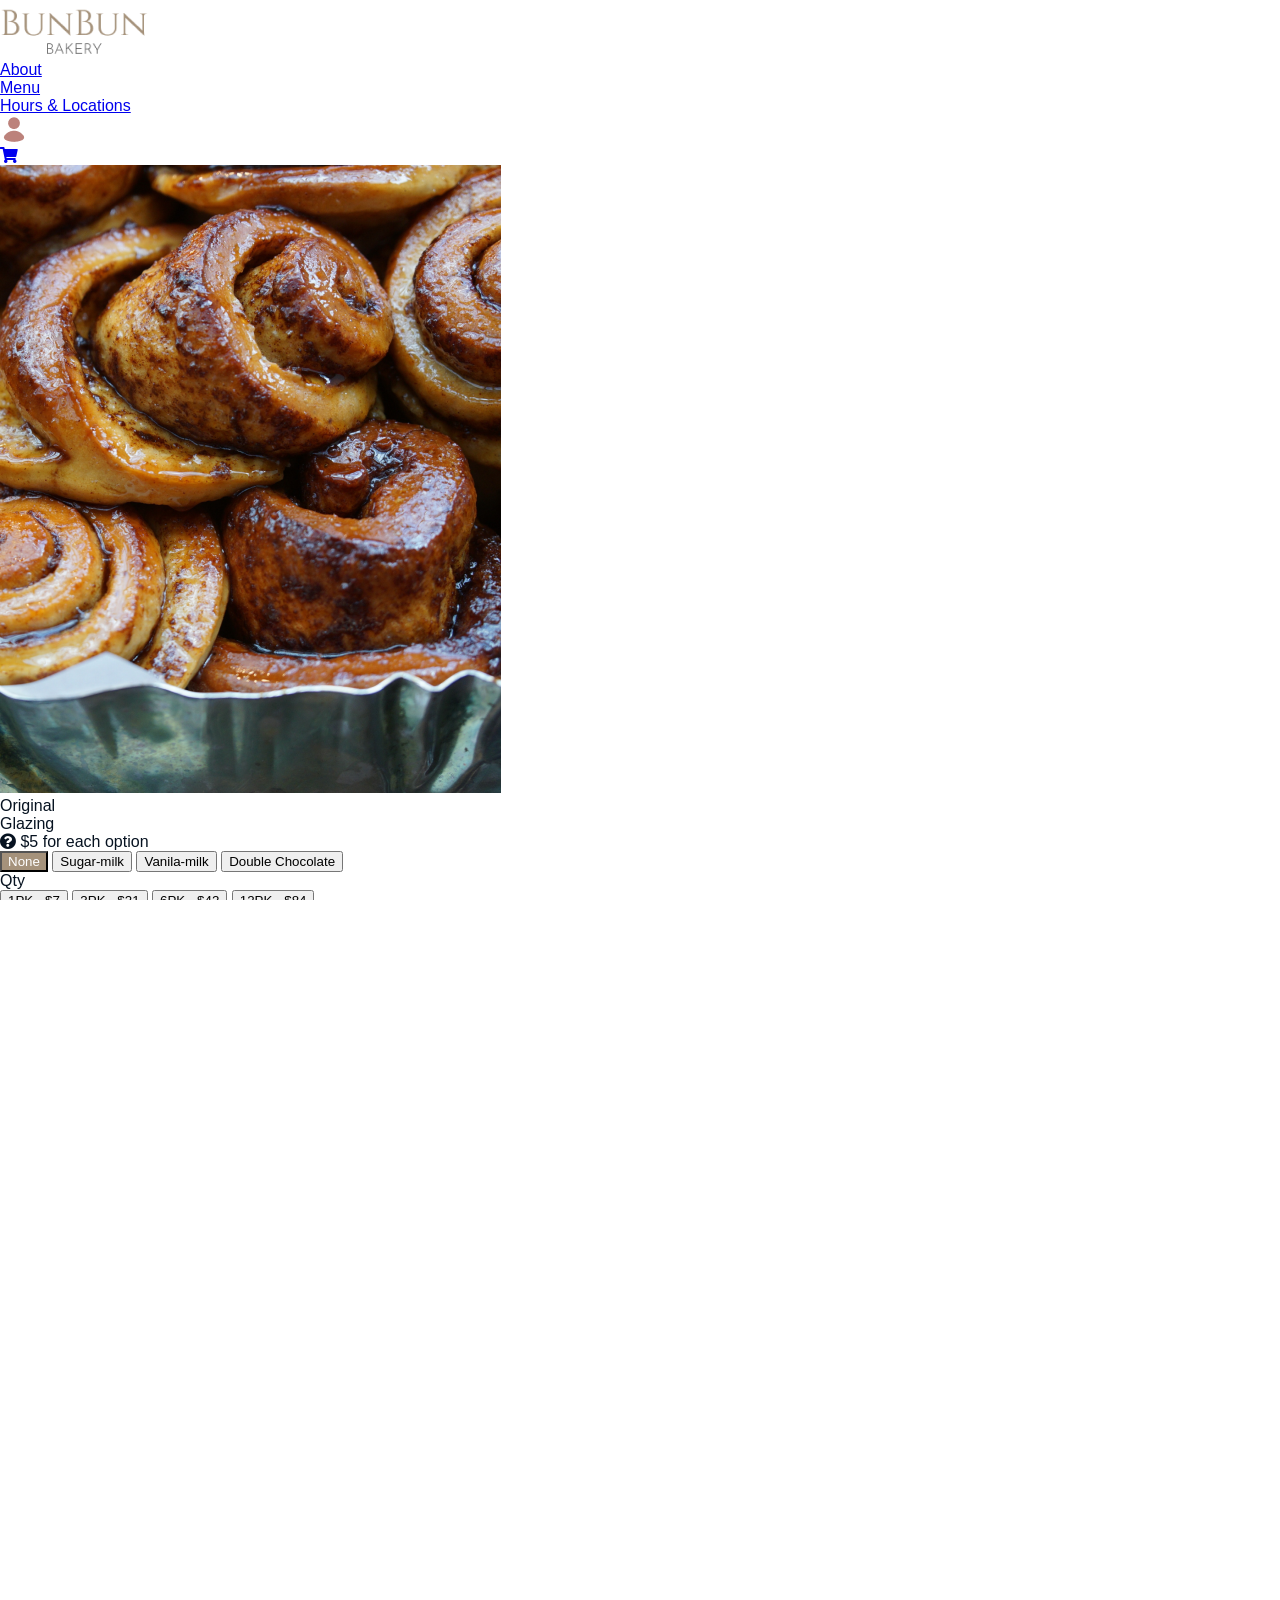
<file: detail.html>
<!DOCTYPE html>
<html lang="en">
<head>
  <meta charset="UTF-8">
  <meta name="viewport" content="width=device-width, initial-scale=1.0">
  <title>BunBun Bakery</title>
  <link rel="stylesheet" href="https://pro.fontawesome.com/releases/v5.10.0/css/all.css" integrity="sha384-AYmEC3Yw5cVb3ZcuHtOA93w35dYTsvhLPVnYs9eStHfGJvOvKxVfELGroGkvsg+p" crossorigin="anonymous"/>
  <link rel="stylesheet" href="style.css" type="text/css">
  <!-- javascript -->
  <!-- <script src="main.js" type="text/javascript"></script> -->
</head>

<body>
  <div class="nav-container">
    <nav class="navbar">
      <a href="index.html"><img class="logo" src="images/logo_1.png" alt="logo"></a>
      <div class="nav-menu">
        <div class="text-menu"><a href="about.html" class="nav-links">About</a></div>
        <div class="text-menu"><a href="menu.html" class="nav-links">Menu</a></div>
        <div class="text-menu"><a href="info.html" class="nav-links">Hours & Locations</a></div>
        <div><a href="#" class="account-icon"><img src="images/account_2.png" alt="account"></a></div>
        <div class="cart-badge">
          <a href="cart.html"><span><i class="fas fa-shopping-cart"></i></span></a>
          <span id="badge">2</span>
        </div>
      </div>
    </nav>
  </div>
  <div class="main">
    <!-- Product detail image -->
    <div class="option">
      <div class="option-container">
        <div class="product-carousel-container">
          <div class="product-carousel-slide">
            <img id="images" src="images/product-detail.png" alt="original">
          </div>     
        </div>

        <!-- Product option selection -->
        <div class="product-option">
          <div>
            <div class="title">Original</div>
            <div class="glazing-title">
              <div class="sub-title">Glazing</div>
              <div class="tooltip">
                <i class="fas fa-question-circle tooltip"></i>
                  <span class="tooltiptext">$5 for each option</span>
              </div>
            </div>
              <div class="option-glazing" id="glazing-btn">
                <button class="btn glazing">None</button>
                <button class="btn glazing">Sugar-milk</button>
                <button class="btn glazing">Vanila-milk</button>
                <button class="btn glazing">Double Chocolate</button>
              </div>
            <div class="sub-title-qty" id="qty-btn">Qty</div>
            <div class="option-glazing">
              <button class="btn qty">1PK - $7</button>
              <button class="btn qty">3PK - $21</button>
              <button class="btn qty">6PK - $42</button>
              <button class="btn qty">12PK - $84</button>
            </div>
          <div class="addToCart-btn">
              <a href="#"><button id="addToCartBtn">Select size to add to cart</button></a>
            </div>
          </div>
        </div>
      </div>
    </div>

    <!-- Text naviation -->
    <div class="menu-text-container-detail">
      <div class=left>
        <p><a href="index.html">Home</a></p>
        <img class=arrow-icon src="images/arrow.png" alt="arrpw">
        <p><a href="menu.html">Menu</a></p>
        <img class=arrow-icon src="images/arrow.png" alt="arrpw">
        <p><a href="detail.html">Original</a></p>
      </div>
    </div>    

    <!-- Product detail description -->
    <div class="detail">
      <div class="detail-container">
        <div class="title">Original Cinnamon Roll</div>
        <div class="description">
          <p>Our original cinnamon rolls are one of the BEST breakfasts. 
            You can make quick and easy cinnamon rolls or 
            you can make cinnamon roll pancakes or bread pudding, 
            but one of the most delicious way to serve cinnamon rolls 
            is with our Special Cinnamon Roll recipe.</p>
        </div>
        <div class="box-container">
          <div class="detail-container" id="allergies">
            <div class="allergies-head">
              <div class="title">
                Allergies
              </div>
              <div class="right">
                <div class="more" id="test">
                  More
                </div>
                <i class="fas fa-plus"></i>
              </div>
            </div>
            <div class="detail-content">
              BunBun Bakery's Cinnamon Rolls are made by hand using shared equipment, which processes dairy, peanuts, soy, tree nuts and wheat. If you have a severe allergy, please know that while we do our best to prevent cross-contamination, we are not an allergy-free bakery.
            </div>
          </div>
          <div class="detail-container" id="ingredients">
            <div class="allergies-head">
              <div class="title">
                Ingredients
              </div>
              <div class="right">
                <div class="more">
                  More
                </div>
                <i class="fas fa-plus"></i>
              </div>
            </div>
            <div class="detail-content">
              Flour, cinnamon, sugar, and butter
            </div>
          </div>
          <div class="detail-container" id="shipping">
            <div class="allergies-head">
              <div class="title">
                Shipping Details
              </div>
              <div class="right">
                <div class="more">
                  More
                </div>
                <i class="fas fa-plus"></i>
              </div>
            </div>
            <div class="detail-content">
              All of our cinnamon rolls are baked daily in small batches and hand packaged to order in our gift boxes. Please refer to our Shipping guidelines to ensure your cinnamon rolls arrive when you need them.
            </div>
          </div>
        </div>
      </div>
    </div>

    <!-- Review section -->
    <div class="detail-review">
      <div class="title">Reviews</div>
      <hr>
      <div class="right">
        <p>SORT BY: Best Selling Item</p>
        <i class="fas fa-sort-down"></i>
      </div>
      
      <div class="review-container">
        <div class="user-info">
          <img src="images/account_small.png" alt="account">
          <div class="id"><p>user test IDs</p></div>
          <div class="date">Apr 5, 2021</div>
        </div>
        <div class="review-info">
          <div class="star">
            <i class="fas fa-star"></i>
            <i class="fas fa-star"></i>
            <i class="fas fa-star"></i>
            <i class="fas fa-star"></i>
            <i class="fas fa-star"></i>
          </div>
          <div class="glazing-option">
            <b>Glazing:</b> None
          </div>
          <div class="review-comment">
            Totally Exceeded my expectations! So good. I love it.
          </div>
        </div>
      </div>
      <div class="review-container">
        <div class="user-info">
          <img src="images/account_small.png" alt="account">
          <div class="id"><p>user test IDs</p></div>
          <div class="date">Apr 5, 2021</div>
        </div>
        <div class="review-info">
          <div class="star">
            <i class="fas fa-star"></i>
            <i class="fas fa-star"></i>
            <i class="fas fa-star"></i>
            <i class="fas fa-star"></i>
            <i class="fas fa-star"></i>
          </div>
          <div class="glazing-option">
            <b>Glazing:</b> None
          </div>
          <div class="review-comment">
            Totally Exceeded my expectations! So good. I love it.
          </div>
        </div>
      </div>
      <div class="review-container">
        <div class="user-info">
          <img src="images/account_small.png" alt="account">
          <div class="id"><p>user test IDs</p></div>
          <div class="date">Apr 5, 2021</div>
        </div>
        <div class="review-info">
          <div class="star">
            <i class="fas fa-star"></i>
            <i class="fas fa-star"></i>
            <i class="fas fa-star"></i>
            <i class="fas fa-star"></i>
            <i class="fas fa-star"></i>
          </div>
          <div class="glazing-option">
            <b>Glazing:</b> None
          </div>
          <div class="review-comment">
            Totally Exceeded my expectations! So good. I love it.
          </div>
        </div>
      </div>
      <div class="pagination-center">
        <div class="pagination">
          <a class="active" href="#">1</a>
          <a href="#">2</a>
          <a href="#">3</a>
        </div>
      </div>
    </div>

    <!-- Recommendation section -->
    <div class="you-may-also-like">
      <div class="title">You may also like</div>
      <div class="menu-container">
        <div class="cards-container">
          <a href="#">
            <div class="card-container card1">
              <img src="images/blueberry.png" alt="blueberry">
              <div class="product-text-container">
                <div class="product-title-container">
                  <div class="product-title">Blackberry</div>
                  <div class="product-price">$10</div>
                </div>
                <div class="product-description">
                  Fluffy and soft taste
                </div>
                <div class="review">
                  <div class="star">
                    <i class="fas fa-star"></i>
                    <i class="fas fa-star"></i>
                    <i class="fas fa-star"></i>
                    <i class="far fa-star"></i>
                    <i class="far fa-star"></i>
                  </div>
                  <div class="number">
                    (63)
                  </div>
                </div>
              </div>  
            </div>
          </a>
          <a href="#">
            <div class="card-container card1">
              <img src="images/pumpkin.png" alt="original">
              <div class="product-text-container">
                <div class="product-title-container">
                  <div class="product-title">Pumpkin Spice</div>
                  <div class="product-price">$10</div>
                </div>
                <div class="product-description">
                  Spicy and sweet taste
                </div>
                <div class="review">
                  <div class="star">
                    <i class="fas fa-star"></i>
                    <i class="fas fa-star"></i>
                    <i class="fas fa-star"></i>
                    <i class="fas fa-star"></i>
                    <i class="fas fa-star"></i>
                  </div>
                  <div class="number">
                    (90)
                  </div>
                </div>
              </div>  
            </div>
          </a>
          <a href="#">
            <div class="card-container card1">
              <img src="images/caramel.png" alt="original">
              <div class="product-text-container">
                <div class="product-title-container">
                  <div class="product-title">Caramel Pecan</div>
                  <div class="product-price">$10</div>
                </div>
                <div class="product-description">
                  Soft and sweet taste
                </div>
                <div class="review">
                  <div class="star">
                    <i class="fas fa-star"></i>
                    <i class="fas fa-star"></i>
                    <i class="fas fa-star"></i>
                    <i class="fas fa-star"></i>
                    <i class="far fa-star"></i>
                  </div>
                  <div class="number">
                    (75)
                  </div>
                </div>
              </div>  
            </div>
          </a>
          <a href="#">
            <div class="card-container card1">
              <img src="images/original_gf.png" alt="original">
              <div class="product-text-container">
                <div class="product-title-container">
                  <div class="product-title">Original (Gluten-free)</div>
                  <div class="product-price">$7</div>
                </div>
                <div class="product-description">
                  Our signature gluten-free cinnamon rolls
                </div>
                <div class="review">
                  <div class="star">
                    <i class="fas fa-star"></i>
                    <i class="fas fa-star"></i>
                    <i class="fas fa-star"></i>
                    <i class="far fa-star"></i>
                    <i class="far fa-star"></i>
                  </div>
                  <div class="number">
                    (70)
                  </div>
                </div>
              </div>  
            </div>
          </a>
        </div>
      </div>
    </div>
    
    <!-- footer Ref:https://youtu.be/5WoQm7tR6EA -->
    <div class="footer-container">
      <div class="footer">
        <div class="footer-email-form">
          <p class="footer-head">Sign up to receive the latest news<p>
          <input type="email" placeholder="Enter your email address" id="footer-email">         
          <input type="submit" value="Sign Up" id="footer-email-btn">
        </div>
        <div class="footer-heading footer-1">
          <a href="#">FAQ</a>
          <a href="#">TERMS OF SERVICE</a>
          <a href="#">REFUND POLICY</a>
          <a href="#">JOIN OUR TEAM</a>
        </div>
        <div class="footer-heading footer-2">
          <a href="#">SHIPPING</a>
          <a href="#">PRIVACY</a>
          <a href="#">TERMS OF USE</a>
        </div>
      </div>
    </div>
  </div>
  <script src="detail.js" type="text/javascript"></script>
</body>
</html>
</file>
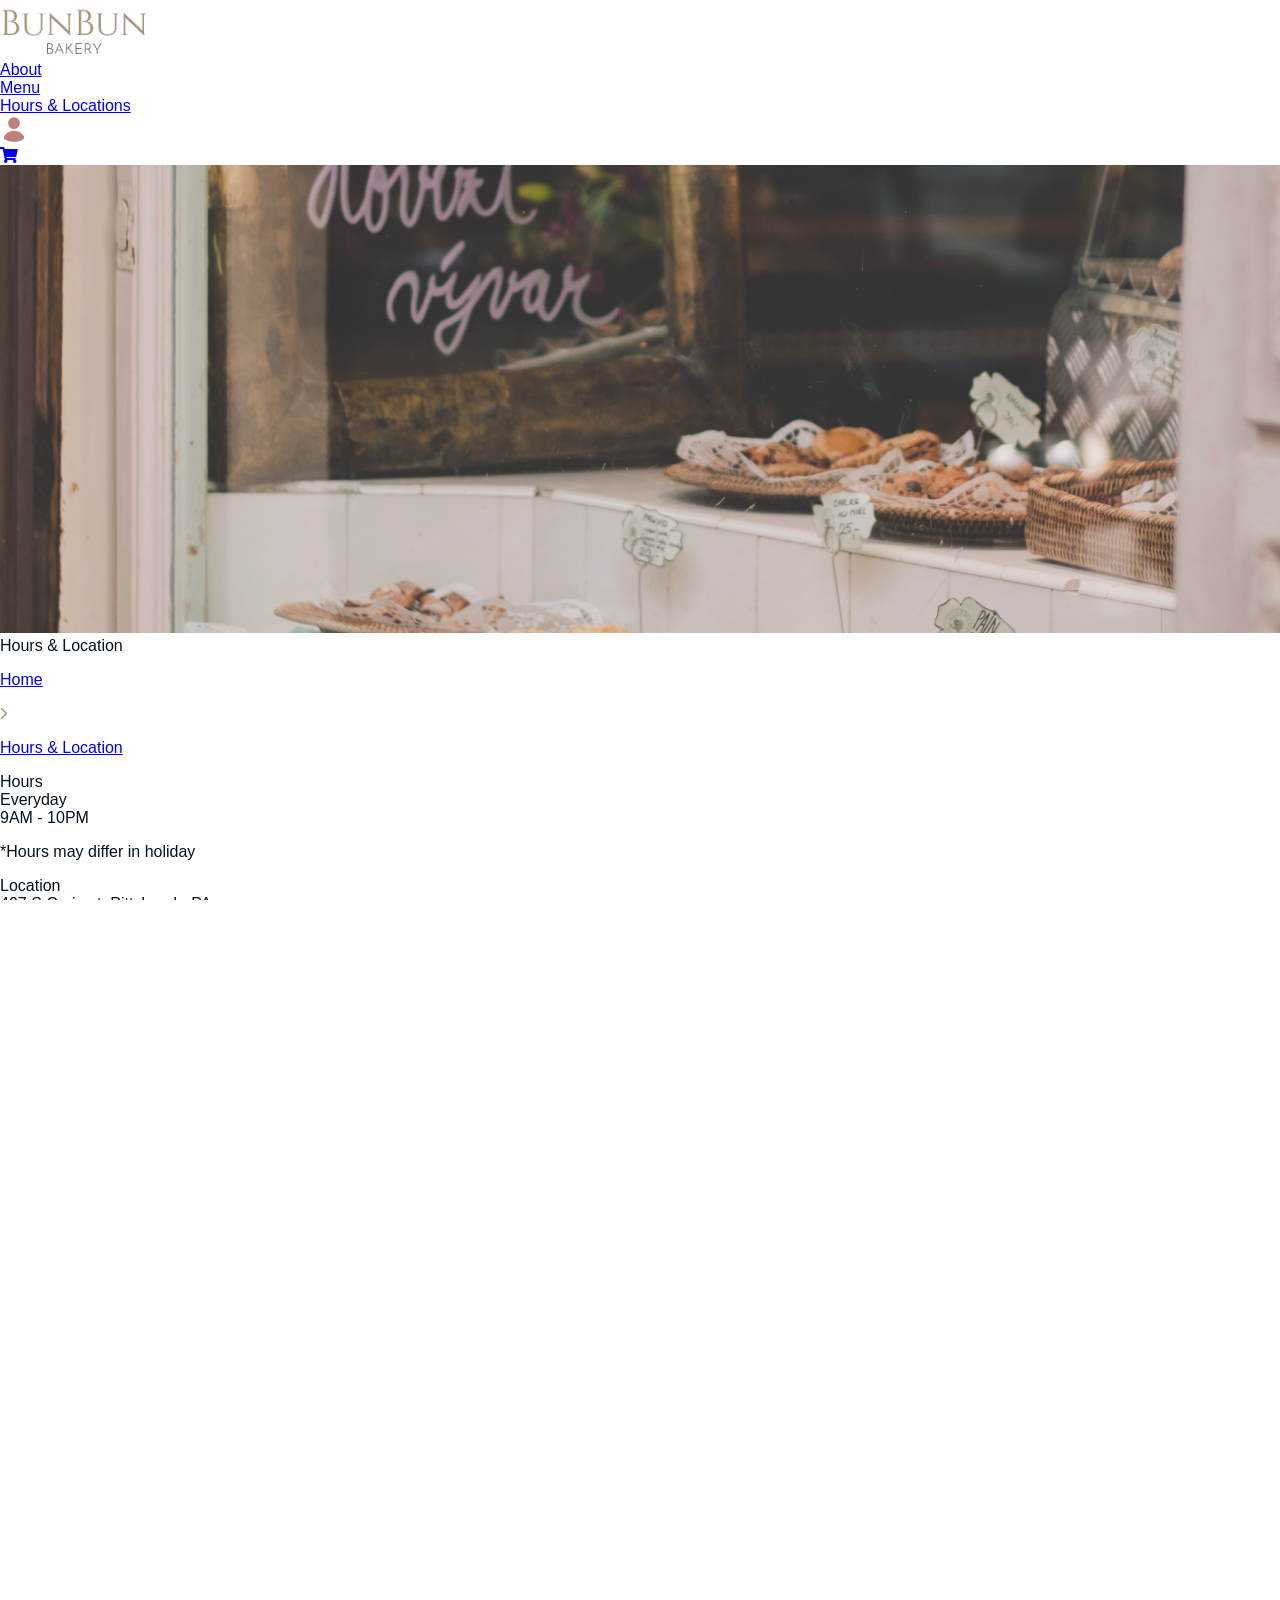
<file: info.html>
<!DOCTYPE html>
<html lang="en">
<head>
  <meta charset="UTF-8">
  <meta name="viewport" content="width=device-width, initial-scale=1.0">
  <title>BunBun Bakery</title>
  <link rel="stylesheet" href="https://pro.fontawesome.com/releases/v5.10.0/css/all.css" integrity="sha384-AYmEC3Yw5cVb3ZcuHtOA93w35dYTsvhLPVnYs9eStHfGJvOvKxVfELGroGkvsg+p" crossorigin="anonymous"/>
  <link rel="stylesheet" href="style.css" type="text/css">
  <!-- javascript -->
  <!-- <script src="main.js" type="text/javascript"></script> -->
</head>

<body>
  <div class="nav-container">
    <nav class="navbar">
      <a href="index.html"><img class="logo" src="images/logo_1.png" alt="logo"></a>
      <div class="nav-menu">
        <div class="text-menu"><a href="about.html" class="nav-links">About</a></div>
        <div class="text-menu"><a href="menu.html" class="nav-links">Menu</a></div>
        <div class="text-menu"><a href="info.html" class="nav-links">Hours & Locations</a></div>
        <div><a href="#" class="account-icon"><img src="images/account_2.png" alt="account"></a></div>
        <div class="cart-badge">
          <a href="cart.html"><span><i class="fas fa-shopping-cart"></i></span></a>
          <span id="badge">2</span>
        </div>
      </div>
    </nav>
  </div>

  <!-- Main Content Container -->
  <div class="main">
    <div class="menu-banner">
        <img src="images/info_banner.png" alt="rolls">
        <div class="centered">Hours & Location</div>
    </div> 

    <!-- Text naviation -->
    <div class="menu-text-container-info">
      <div class=left>
        <p><a href="index.html">Home</a></p>
        <img class=arrow-icon src="images/arrow.png" alt="arrpw">
        <p><a href="info.html">Hours & Location</a></p>
      </div>
    </div>    

    <!-- body text -->
    <div class="hours">
      <div class="title">Hours</div>
      <div class="detail">
        <div class="day">Everyday</div>
        <div class="time">9AM - 10PM</div>
      </div>
      <p>*Hours may differ in holiday</p>
    </div>

    <div class="location">
      <div class="title">Location</div>
      <div class="address">
        407 S Craig st, Pittsburgh, PA
      </div>
      <img src="images/map.png" alt="map">
    </div>

    <div class="delivery">
      <div class="title">Delivery</div>
      <p>We deliver anywhere in Pittsburgh.</p>
    </div>

    <div class="pickup">
      <div class="title">Pickup</div>
      <p>Order your favorite rolls online first.</p>
      <p>Let us know when you’re here.</p>
      <p>We’ll bring your order out to you!</p>
    </div>

    <!-- footer Ref:https://youtu.be/5WoQm7tR6EA -->
    <div class="footer-container">
      <div class="footer">
        <div class="footer-email-form">
          <p class="footer-head">Sign up to receive the latest news<p>
          <input type="email" placeholder="Enter your email address" id="footer-email">         
          <input type="submit" value="Sign Up" id="footer-email-btn">
        </div>
        <div class="footer-heading footer-1">
          <a href="#">FAQ</a>
          <a href="#">TERMS OF SERVICE</a>
          <a href="#">REFUND POLICY</a>
          <a href="#">JOIN OUR TEAM</a>
        </div>
        <div class="footer-heading footer-2">
          <a href="#">SHIPPING</a>
          <a href="#">PRIVACY</a>
          <a href="#">TERMS OF USE</a>
        </div>
      </div>
    </div>
  </div>
  <script src="default.js" type="text/javascript"></script>
</body>
</html>
</file>
<file: homework_5/style.css>
@import url('https://fonts.googleapis.com/css2?family=DM+Serif+Text:ital@0;1&display=swap');
@import url('https://fonts.googleapis.com/css2?family=DM+Serif+Text:ital@0;1&family=Roboto:ital,wght@0,100;0,300;0,400;0,500;0,700;0,900;1,100;1,300;1,400;1,500;1,700;1,900&display=swap');

:root {
  --gold: #A5927B;
  --lightMint: #EFF8F8;
  --pinkIvory: #FEEBD6;
  --lightBlack: #383838;
  --lightGreen: #D5E4C0;
  --darkPink: #BC827B;
}

* {
  box-sizing: border-box;
  margin: 0;
  padding: 0;
  text-decoration: none;
}

a {
  text-decoration: none;
  color: inherit;
}

img {
  max-width: 100%;
  height: auto;
}

ul {
  list-style-type: none;
}

/* nav */
.nav-menu li a {
  font-family: "DM Serif Text", serif;
  font-size: 20px;
  color: #A5927B;
  text-decoration: none;
}

.nav-container {
  width: 100%;
  position: fixed;
  z-index: 1;
  background-color: white;
}

.navbar {
  display: flex;
  justify-content: space-between;
  align-items: center;
  height: 80px;
  max-width: 1440px;
  margin: 0 auto;
}

.logo {
  cursor: pointer;
}

.nav-menu {
  display: flex;
  justify-content: space-between;
  width: 35%
}

.nav-links:hover {
  color: var(--darkPink);
  border-bottom: 2px solid var(--darkPink);
  transition: all 0.1s ease-out;
}

.nav-menu .active {
  color: var(--darkPink);
  border-bottom: 2px solid var(--darkPink);
}

/* main */

.main {
  position: relative;
  top: 80px;
}

/* carousel */

.carousel-container {
  max-width: 1440px;
  margin: auto;
  overflow: hidden;
  position: relative;
}

.carousel-slide{
  display: flex;
  width: 100%;
  height: 628px;
}

#previousBtn {
  position: absolute;
  top: 50%;
  z-index: 1;
  left: 1%;
  font-size: 50px;
  color: white;
  opacity: 0.7;
  cursor: pointer;
}

#nextBtn {
  position: absolute;
  top: 50%;
  z-index: 1;
  right: 1%;
  font-size: 50px;
  color: white;
  opacity: 0.7;
  cursor: pointer;
}

/* best seller */

.heading-container {
  max-width: 1440px;
  display: grid;
  grid-template-columns: 1fr 1fr 1fr;
  margin: 0 auto;
}

.heading-container .box2 {
  font-family: "DM Serif Text", serif;
  font-size: 28px;
  padding: 16px;
  color: #A5927B;
  text-align: center;
}

.heading-container .box3 {
  font-family: "Roboto", sans-serif;
  font-weight: bold;
  font-size: 14px;
  padding-top: 30px;
  text-align: right;
}

.heading-container .box3 a {
  text-decoration: none;
  color: #A5927B;
}

/* product cards */

.cards-container {
  max-width: 1440px;
  margin: 0 auto;
  padding-bottom: 4rem;
  display: grid;
  grid-template-columns: 1fr 1fr 1fr 1fr;
  grid-gap: 20px;
}

.cards-container-menu {
  max-width: 1440px;
  margin: 0 auto;
  padding-bottom: 4rem;
  display: grid;
  grid-template-columns: 1fr 1fr 1fr;
  grid-gap: 80px;
}

.cards-container img{
  margin: 0 auto;
}

.product-title-container {
  display: grid;
  grid-template-columns: 3fr 1fr;
  padding-top: 0.3rem;
}

.product-text-container {
  padding-right: 1rem;
  padding-left: 0.8rem;
}

.cards-container a {
  background-color: white;
  padding-bottom: 1.5rem;
  border-radius: 8px;
}

.product-title-container .product-title {
  justify-self: left;
  font-family: "DM Serif Text", serif;
  font-size: 22px;
  color: var(--lightBlack)
}

.product-title-container .product-price {
  justify-self: right;
  font-family: "DM Serif Text", serif;
  font-size: 22px;
  color: var(--lightBlack)
}

.product-description {
  font-family: "Roboto", sans-serif;
  font-size: 14px;
  font-weight: 300;
  color: var(--lightBlack);
  padding-top: 0.3rem;
}

.review {
  display: grid;
  grid-template-columns: 1.3fr 2.4fr;
  padding-top: 0.4rem;
}

.review-menu {
  display: grid;
  grid-template-columns: 0.9fr 2.4fr;
  padding-top: 0.4rem;
}

.star {
  justify-self: left;
  color: var(--lightBlack)
}

.number{
  justify-self: left;
  font-family: "Roboto", sans-serif;
  font-size: 14px;
  font-weight: 300;
  color: var(--lightBlack);
}

/* main-info */

.info {
  background: var(--lightMint);
}

#grid-container {
  width: 75%;
  display: grid;
  justify-items: center;
  grid-template-columns: 5fr 2fr 1fr;
  margin: 0 auto;
  background: var(--lightMint);
  padding-bottom: 4rem;
  padding-top: 1rem;
}

#info-text {
  padding: 2rem;
}

.title {
  font-family: "DM Serif Text", serif;
  font-size: 28px;
  padding: 16px;
  color: #A5927B;
  text-align: center;
}

.subtitle {
  font-family: "DM Serif Text", serif;
  font-size: 22px;
  padding: 12px;
  color: #A5927B;
  text-align: center;
}

.text {
  font-family: 'Roboto', sans-serif;
  font-size: 16px;
  padding: 4px;
  color: var(--lightBlack);
  text-align: center;
}

.subtext {
  font-family: 'Roboto', sans-serif;
  font-size: 12px;
  color: var(--lightBlack);
  text-align: center;
}

/* insta */

.gallery {
  display:grid;
  width: 75%;
  grid-template-columns: 1fr 1fr 1fr;
  grid-gap: 10px;
  margin: 0 auto;
  padding-bottom: 4rem;
  padding-top: 1rem;
  justify-items: center;
}

/* menu page */
.menu-banner {
  text-align: center;
  position: relative;
  color: white;
  max-width: 1440px;
  margin: 0 auto;
}

.centered {
  font-family: "DM Serif Text", serif;
  font-size: 3.5rem;
  position: absolute;
  top: 50%;
  left: 50%; 
  transform: translate(-50%, -50%);
}

.menu-text-container {
  font-family: "Roboto", sans-serif;
  font-size: 14px;
  color: var(--gold);
  max-width: 1440px;
  margin: 0 auto;
  padding-top: 1rem;
  padding-bottom: 1rem;
  vertical-align: middle;
  display: flex;
  flex-direction: row;
  justify-content: space-between;
}

.menu-text-container-detail {
  font-family: "Roboto", sans-serif;
  font-size: 14px;
  color: var(--gold);
  max-width: 1200px;
  margin: 0 auto;
  padding-top: 1rem;
  vertical-align: middle;
  text-align: left;
}

.menu-text-container-about, .menu-text-container-info {
  font-family: "Roboto", sans-serif;
  font-size: 14px;
  color: var(--gold);
  max-width: 1200px;
  margin: 0 auto;
  padding-top: 1rem;
  vertical-align: middle;
  text-align: left;
}

.menu-text-container-info {
  max-width: 1440px;
}

.arrow-icon {
  width: 10px;
  height: 14px;
  vertical-align: center;
}

.left {
  display: flex;
  flex-direction: row;
  width: 110px;
  justify-content: space-between;
  vertical-align: center;
}

.menu-text-container-detail .left {
  display: flex;
  flex-direction: row;
  width: 180px;
  justify-content: space-between;
  vertical-align: center;
}

.menu-text-container-info .left {
  display: flex;
  flex-direction: row;
  width: 185px;
  justify-content: space-between;
  vertical-align: center;
}

.menu-text-container-about .left {
  display: flex;
  flex-direction: row;
  width: 130px;
  justify-content: space-between;
  vertical-align: center;
}

.right {
  display: flex;
  flex-direction: row;
}

.menu-text-container .fas {
  padding-left: 1rem;
}

#sort {
  justify-self: right;
}

.menu-text-container .fas .fa-sort-down {
  padding-bottom: 1.5rem;
}

/* product detail page */

.option {
  background: var(--pinkIvory);
}

.option-container {
  display: grid;
  grid-template-columns: 1fr 1fr;
  max-width: 1400px;
  margin: 0 auto;
  text-align: center;
}

.product-option .sub-title{
  margin-bottom: 1rem;
}

.product-option .sub-title-qty{
  margin-bottom: 1rem;
  margin-top: 1rem;
}

.option-container .product-img {
  display: flex;
  flex-direction: row;
  justify-self: center;
}

.option-container .product-img i {
  color: var(--gold);
  font-size: 3rem;
  padding-top: 45%;
  padding-right: 1.3rem;
  padding-left: 1.3rem;
}

.product-option {
  background: white;
  margin: 4rem;
  border: solid var(--gold) 4px;
  padding: 2rem;
  max-width: 550px;
}

.product-option .title {
  padding-bottom: 2rem;
}

.product-option .sub-title, .sub-title-qty {
  font-family: "Roboto", sans-serif;
  font-size: 16px;
  font-weight: 500;
  text-align: center;
}

.glazing-title {
  display: grid;
  grid-template-columns: 1.2fr 1fr;
  grid-gap: 5px;
}

.glazing-title .sub-title {
  justify-self: end;
}

.tooltip .fas {
  justify-self: start;
  color: var(--gold);
  font-size: 0.8rem;
}

/* tooltip ref: https://www.w3schools.com/css/css_tooltip.asp */

.tooltip {
  position: relative;
  display: flex;
}

.tooltip .tooltiptext {
  visibility: hidden;
  width: 120px;
  background-color: var(--gold);
  color: white;
  text-align: center;
  padding: 5px 0;
  border-radius: 3px;
  position: absolute;
  z-index: 1;
  top: -5px;
  left: 10%;
  font-family: 'Roboto', sans-serif;
  font-weight: 300;
  font-size: 12px;
}

.tooltip .tooltiptext::after{
  content: " ";
  position: absolute;
  top: 50%;
  right: 100%; /* To the left of the tooltip */
  margin-top: -7px;
  border-width: 5px;
  border-style: solid;
  border-color: transparent var(--gold) transparent transparent;
}

.tooltip:hover .tooltiptext {
  visibility: visible;
}

.option-glazing {
  display: grid;
  grid-template-columns: 1fr 1fr 1fr 1fr;
  font-size: 1rem;
  cursor: pointer;
  margin-bottom: 1rem;
  text-align: center;
}

.option-glazing .btn {
  background-color: white;
  border: 2px solid var(--gold);
  color: var(--lightBlack);
  font-family: "Roboto", sans-serif;
  padding: 15px;
  width: 120px;
  height: 60px;
  text-align: center;
}

.option-glazing .btn:not(:last-child) {
  border-right: none; /* Prevent double borders */
}

.option-glazing .btn:hover {
  background-color: var(--gold);
  transition: all 0.2s ease-out;
  color: white;
}

.option-glazing .btn:focus {
  background-color: var(--gold);
  outline: none;
  color: white;
}

.addToCart-btn button {
  background-color: var(--gold);
  color: white;
  text-align: center;
  text-decoration: none;
  font-family: "Roboto", sans-serif;
  font-size: 14px;
  font-weight: 400;
  padding: 1rem 8rem 1rem 8rem;
  border: none;
  margin: 2rem 1rem 2rem 1rem;
}

.addToCart-btn button:hover {
  cursor: pointer;
  background-color: var(--darkPink);
  transition: all 0.2s ease-out;
  color: white;
}

.addToCart-btn button:focus {
  outline: none;
  background-color: var(--darkPink);
}

/* detail page */

.detail {
  max-width: 1200px;
  margin: 0 auto;
  display: grid;
  grid-template-columns: 1fr 1fr;
}

.detail-container {
  padding: 1rem;
  display: flex;
  flex-direction: column;
}

.detail .description{
  font-family: "Roboto", sans-serif;
  font-size: 1rem;
  font-weight: 300;
  line-height: 1.5em;
  padding-bottom: 2rem;
}

.box-container .title {
  font-family: "DM Serif Text", serif;
  font-size: 20px;
  color: var(--darkPink);
  text-align: left;
  padding: 0 0 0.5rem 0;
}

.box-container .right{
  display: flex;
  flex-direction: row;
  width: 65px;
  justify-content: space-between;
}

.box-container .more{
  color: var(--darkPink);
  font-family: "Roboto", sans-serif;
  font-size: 16px;
  font-weight: 300;
}

.box-container .fas {
  color: var(--darkPink);
  font-weight: 400;
}

.allergies-container {
  border-bottom: 2px solid var(--darkPink);
  display:flex;
  flex-direction: row;
  justify-content: space-between;
  align-items: baseline;
  margin-bottom: 1.5rem;
}

/* detail page review */

.detail-review {
  max-width: 1200px;
  margin: 0 auto;
  padding-bottom: 2rem;
}

.detail-review hr{
  border: 1px solid var(--gold);
}

.detail-review .fa-sort-down {
  padding-left: 5px;
}

.detail-review .right{
  display: flex; 
  justify-content: flex-end;
  padding: 1rem 0 1rem 1rem;
  font-family: 'Roboto', sans-serif;
  font-size: 14px;
  color: var(--gold);
}

.review-info {
  margin-left: 2rem;
}

.user-info .id {
  text-decoration: underline;
}

.review-container .user-info {
  display: flex;
  flex-direction: row;
  align-items: center;
  width: 180px;
  justify-content: space-between;
}

.user-info, .glazing-option, .review-comment {
  font-family: 'Roboto', sans-serif;
  font-size: 14px;
  font-weight: 300;
  color: var(--lightBlack);
  margin-bottom: 0.5rem;
}

.review-container .star {
  margin-bottom: 0.5rem;
}

.review-container {
  margin-bottom: 2rem;
}

.pagination-center {
  text-align: center;
}

.pagination {
  display: inline-block;
  padding: 1.5rem;
  font-family: 'Roboto', sans-serif;
  font-size: 14px;
  font-weight: 700;
  color: var(--lightBlack);
}

.pagination a {
  color: var(--lightBlack);
  padding: 8px 16px;
  text-decoration: none;
}

.pagination .active {
  border-bottom: 2px solid var(--gold);
  color: var(--lightBlack);
}

.you-may-also-like {
  background-color: var(--lightGreen);
}

/* about-page */

.first-story {
  padding-top: 2rem;
  max-width: 1200px;
  margin: 0 auto;
  display: grid;
  grid-template-columns: 1fr 1fr;
  grid-gap: 1rem;
}

.first-story img, .second-story img {
  width: auto;
  height: 500px;
}

.first-story .body, .second-story .body {
  margin-top: 1rem;
}

.first-story .body p, .second-story .body p {
  text-align: left;
  padding-bottom: 1rem;
  color: var(--lightBlack);
  line-height: 1.6;
}

.second-story {
  padding-top: 2rem;
  max-width: 1200px;
  margin: 0 auto;
  display: grid;
  grid-template-columns: 1fr 1fr;
  grid-gap: 6.5rem;
  padding-bottom: 4rem;
}

/* Hours and Location */

.hours{
  text-align: center;
  margin-bottom: 4rem;
}

.hours .detail {
  display: grid;
  grid-template-columns: 1fr 1fr;
  grid-gap: 3rem;
  font-family: "Roboto", sans-serif;
  font-size: 16px;
  font-weight: 500;
  color: var(--lightBlack);
  padding-bottom: 1rem;
}

.hours p {
  font-family: "Roboto", sans-serif;
  font-size: 12px;
  color: var(--lightBlack);
}

.hours .detail .day {
  justify-self: end;
}

.hours .detail .time {
  justify-self: start;
}

.location {
  text-align: center;
  background-color: var(--lightGreen);
  padding-bottom: 4rem;
}

.location .address {
  font-family: "Roboto", sans-serif;
  font-size: 16px;
  color: var(--lightBlack);
  padding-bottom: 1rem;
  font-weight: 500;
}

.location img {
  width: 500px;
  height: auto;
}

.delivery {
  text-align: center;
  margin-bottom: 1rem;
}

.pickup {
  text-align: center;
  margin-bottom: 4rem;
}

.delivery p, .pickup p {
  font-family: "Roboto", sans-serif;
  font-size: 14px;
  color: var(--lightBlack);
  padding-bottom: 1rem;
  font-weight: 400;
}

/* footer */

.footer-container {
  background-color: var(--pinkIvory);
  padding: 3rem 0 3rem 0;
}

.footer {
  width: 70%;
  height: 30vh;
  background-color: var(--pinkIvory);
  display: grid;
  grid-template-columns: 3fr 1.5fr 1fr;
  grid-gap: 2rem;
  margin: 0 auto;
}

.footer-heading {
  display: flex;
  flex-direction: column;
  margin-right: 1rem;
}

.footer-heading a {
  font-family: 'Roboto', sans-serif;
  font-size: 1rem;
  color: var(--darkPink);
  text-decoration: none;
  margin-bottom: 2.5rem;
}

.footer-email-form .footer-head {
  font-family: "DM Serif Text", serif;
  font-size: 1.5rem;
  color: var(--darkPink);
  margin-bottom: 2rem;
} 

#footer-email {
  width: 250px;
  height: 40px;
  border-radius: 4px;
  outline: none;
  border: none;
  padding-left: 0.5rem;
  margin-bottom: 1rem;
}

#footer-email::placeholder {
  color: var(--darkPink);
}

#footer-email-btn {
  width: 100px;
  height: 40px;
  border-radius: 4px;
  background-color: var(--darkPink);
  outline: none;
  border: none;
  font-family: 'Roboto', sans-serif;
  font-size: 0.8rem;
  color: var(--pinkIvory);
}

#footer-email-btn:hover {
  cursor: pointer;
  background-color: var(--gold);
  transition: all 0.2s ease-out;
}
</file>
<file: homework_6A/style.css>
@import url('https://fonts.googleapis.com/css2?family=DM+Serif+Text:ital@0;1&display=swap');
@import url('https://fonts.googleapis.com/css2?family=DM+Serif+Text:ital@0;1&family=Roboto:ital,wght@0,100;0,300;0,400;0,500;0,700;0,900;1,100;1,300;1,400;1,500;1,700;1,900&display=swap');

:root {
  --gold: #A5927B;
  --lightMint: #EFF8F8;
  --pinkIvory: #FEEBD6;
  --lightBlack: #383838;
  --lightGreen: #D5E4C0;
  --darkPink: #BC827B;
}

* {
  box-sizing: border-box;
  margin: 0;
  padding: 0;
  text-decoration: none;
}

a {
  text-decoration: none;
  color: inherit;
}

img {
  max-width: 100%;
  height: auto;
}

ul {
  list-style-type: none;
}

/* nav */
.nav-menu li a {
  font-family: "DM Serif Text", serif;
  font-size: 20px;
  color: #A5927B;
  text-decoration: none;
}

.nav-container {
  width: 100%;
  position: fixed;
  z-index: 1;
  background-color: white;
}

.navbar {
  display: flex;
  justify-content: space-between;
  align-items: center;
  height: 80px;
  max-width: 1440px;
  margin: 0 auto;
}

.cart-badge {
  color: var(--darkPink);
  text-decoration: none;
  padding: 15px 1rem;
  position: relative;
  display: inline-block;
  border-radius: 2px;
  font-size: 1.5rem;
}

#badge {
  visibility: hidden;
  position: absolute;
  top: 0px;
  right: 0px;
  padding: 4px 8px;
  border-radius: 50%;
  background: var(--darkPink);
  color: white;
  font-size: 0.8rem;
  font-family: "Roboto", sans-serif;
}


.logo {
  cursor: pointer;
}

.nav-menu {
  display: flex;
  justify-content: space-between;
  width: 35%;
  align-items: center;
}

.nav-links:hover {
  color: var(--darkPink);
  border-bottom: 2px solid var(--darkPink);
  transition: all 0.1s ease-out;
}

.nav-menu .active {
  color: var(--darkPink);
  border-bottom: 2px solid var(--darkPink);
}

/* main */

.main {
  position: relative;
  top: 80px;
}

/* carousel */

.carousel-container {
  max-width: 1440px;
  margin: auto;
  overflow: hidden;
  position: relative;
}

.carousel-slide{
  display: flex;
  width: 100%;
  height: 628px;
}

.product-carousel-container {
  max-width: 501px;
  margin: auto;
  overflow: hidden;
  position: relative;
}

.product-carousel-slide{
  display: flex;
  width: 100%;
  height: 628px;
}

#previousBtn {
  position: absolute;
  top: 50%;
  z-index: 1;
  left: 1%;
  font-size: 50px;
  color: white;
  opacity: 0.7;
  cursor: pointer;
}

#nextBtn {
  position: absolute;
  top: 50%;
  z-index: 1;
  right: 1%;
  font-size: 50px;
  color: white;
  opacity: 0.7;
  cursor: pointer;
}

#product-previousBtn {
  position: absolute;
  top: 10%;
  z-index: 1;
  left: 0;
  font-size: 50px;
  color: white;
  /* opacity: 0.7; */
  cursor: pointer;
}

#product-nextBtn {
  position: absolute;
  top: 10%;
  z-index: 1;
  right: 0;
  font-size: 50px;
  color: white;
  /* opacity: 0.7; */
  cursor: pointer;
}

/* best seller */

.heading-container {
  max-width: 1440px;
  display: grid;
  grid-template-columns: 1fr 1fr 1fr;
  margin: 0 auto;
}

.heading-container .box2 {
  font-family: "DM Serif Text", serif;
  font-size: 28px;
  padding: 16px;
  color: #A5927B;
  text-align: center;
}

.heading-container .box3 {
  font-family: "Roboto", sans-serif;
  font-weight: bold;
  font-size: 14px;
  padding-top: 30px;
  text-align: right;
}

.heading-container .box3 a {
  text-decoration: none;
  color: #A5927B;
}

/* product cards */

.cards-container {
  max-width: 1440px;
  margin: 0 auto;
  padding-bottom: 4rem;
  display: grid;
  grid-template-columns: 1fr 1fr 1fr 1fr;
  grid-gap: 20px;
}

.cards-container-menu {
  max-width: 1440px;
  margin: 0 auto;
  padding-bottom: 4rem;
  display: grid;
  grid-template-columns: 1fr 1fr 1fr;
  grid-gap: 80px;
}

.cards-container img{
  margin: 0 auto;
}

.product-title-container {
  display: grid;
  grid-template-columns: 3fr 1fr;
  padding-top: 0.3rem;
}

.product-text-container {
  padding-right: 1rem;
  padding-left: 0.8rem;
}

.cards-container a {
  background-color: white;
  padding-bottom: 1.5rem;
  border-radius: 8px;
}

.product-title {
  justify-self: left;
  font-family: "DM Serif Text", serif;
  font-size: 22px;
  color: var(--lightBlack)
}

.product-price {
  justify-self: right;
  font-family: "DM Serif Text", serif;
  font-size: 22px;
  color: var(--lightBlack)
}

.product-description {
  font-family: "Roboto", sans-serif;
  font-size: 14px;
  font-weight: 300;
  color: var(--lightBlack);
  padding-top: 0.3rem;
}

.review {
  display: grid;
  grid-template-columns: 1.3fr 2.4fr;
  padding-top: 0.4rem;
}

.review-menu {
  display: grid;
  grid-template-columns: 0.9fr 2.4fr;
  padding-top: 0.4rem;
}

.star {
  justify-self: left;
  color: var(--lightBlack)
}

.number{
  justify-self: left;
  font-family: "Roboto", sans-serif;
  font-size: 14px;
  font-weight: 300;
  color: var(--lightBlack);
}

/* main-info */

.info {
  background: var(--lightMint);
}

#grid-container {
  width: 75%;
  display: grid;
  justify-items: center;
  grid-template-columns: 5fr 2fr 1fr;
  margin: 0 auto;
  background: var(--lightMint);
  padding-bottom: 4rem;
  padding-top: 1rem;
}

#info-text {
  padding: 2rem;
}

.title {
  font-family: "DM Serif Text", serif;
  font-size: 28px;
  padding: 16px;
  color: #A5927B;
  text-align: center;
}

.subtitle {
  font-family: "DM Serif Text", serif;
  font-size: 22px;
  padding: 12px;
  color: #A5927B;
  text-align: center;
}

.text {
  font-family: 'Roboto', sans-serif;
  font-size: 16px;
  padding: 4px;
  color: var(--lightBlack);
  text-align: center;
}

.subtext {
  font-family: 'Roboto', sans-serif;
  font-size: 12px;
  color: var(--lightBlack);
  text-align: center;
}

/* insta */

.gallery {
  display:grid;
  width: 75%;
  grid-template-columns: 1fr 1fr 1fr;
  grid-gap: 10px;
  margin: 0 auto;
  padding-bottom: 4rem;
  padding-top: 1rem;
  justify-items: center;
}

/* menu page */
.menu-banner {
  text-align: center;
  position: relative;
  color: white;
  max-width: 1440px;
  margin: 0 auto;
}

.centered {
  font-family: "DM Serif Text", serif;
  font-size: 3.5rem;
  position: absolute;
  top: 50%;
  left: 50%; 
  transform: translate(-50%, -50%);
}

.menu-text-container {
  font-family: "Roboto", sans-serif;
  font-size: 14px;
  color: var(--gold);
  max-width: 1440px;
  margin: 0 auto;
  padding-top: 1rem;
  padding-bottom: 1rem;
  vertical-align: middle;
  display: flex;
  flex-direction: row;
  justify-content: space-between;
}

.menu-text-container-detail {
  font-family: "Roboto", sans-serif;
  font-size: 14px;
  color: var(--gold);
  max-width: 1200px;
  margin: 0 auto;
  padding-top: 1rem;
  vertical-align: middle;
  text-align: left;
}

.menu-text-container-about, .menu-text-container-info {
  font-family: "Roboto", sans-serif;
  font-size: 14px;
  color: var(--gold);
  max-width: 1200px;
  margin: 0 auto;
  padding-top: 1rem;
  vertical-align: middle;
  text-align: left;
}

.menu-text-container-info {
  max-width: 1440px;
}

.arrow-icon {
  width: 10px;
  height: 14px;
  vertical-align: center;
}

.left {
  display: flex;
  flex-direction: row;
  width: 110px;
  justify-content: space-between;
  vertical-align: center;
}

.menu-text-container-detail .left {
  display: flex;
  flex-direction: row;
  width: 180px;
  justify-content: space-between;
  vertical-align: center;
}

.menu-text-container-info .left {
  display: flex;
  flex-direction: row;
  width: 185px;
  justify-content: space-between;
  vertical-align: center;
}

.menu-text-container-about .left {
  display: flex;
  flex-direction: row;
  width: 130px;
  justify-content: space-between;
  vertical-align: center;
}

.right {
  display: flex;
  flex-direction: row;
}

.menu-text-container .fas {
  padding-left: 1rem;
}

#sort {
  justify-self: right;
}

.menu-text-container .fas .fa-sort-down {
  padding-bottom: 1.5rem;
}

/* product detail page */

.option {
  background: var(--pinkIvory);
}

.option-container {
  display: grid;
  grid-template-columns: 1fr 1fr;
  max-width: 1400px;
  margin: 0 auto;
  text-align: center;
}

.product-option .sub-title{
  margin-bottom: 1rem;
}

.product-option .sub-title-qty{
  margin-bottom: 1rem;
  margin-top: 1rem;
}

.option-container .product-carousel-container {
  display: flex;
  flex-direction: row;
  justify-self: center;
}

.option-container .product-carousel-container i {
  color: var(--gold);
  font-size: 3rem;
  padding-top: 45%;
  padding-right: 1.3rem;
  padding-left: 1.3rem;
}

.product-option {
  background: white;
  margin: 4rem;
  border: solid var(--gold) 4px;
  padding: 2rem;
  max-width: 550px;
}

.product-option .title {
  padding-bottom: 2rem;
}

.product-option .sub-title, .sub-title-qty {
  font-family: "Roboto", sans-serif;
  font-size: 16px;
  font-weight: 500;
  text-align: center;
}

.glazing-title {
  display: grid;
  grid-template-columns: 1.2fr 1fr;
  grid-gap: 5px;
}

.glazing-title .sub-title {
  justify-self: end;
}

.tooltip .fas {
  justify-self: start;
  color: var(--gold);
  font-size: 0.8rem;
}

/* tooltip ref: https://www.w3schools.com/css/css_tooltip.asp */

.tooltip {
  position: relative;
  display: flex;
}

.tooltip .tooltiptext {
  visibility: hidden;
  width: 120px;
  background-color: var(--gold);
  color: white;
  text-align: center;
  padding: 5px 0;
  border-radius: 3px;
  position: absolute;
  z-index: 1;
  top: -5px;
  left: 10%;
  font-family: 'Roboto', sans-serif;
  font-weight: 300;
  font-size: 12px;
}

.tooltip .tooltiptext::after{
  content: " ";
  position: absolute;
  top: 50%;
  right: 100%; /* To the left of the tooltip */
  margin-top: -7px;
  border-width: 5px;
  border-style: solid;
  border-color: transparent var(--gold) transparent transparent;
}

.tooltip:hover .tooltiptext {
  visibility: visible;
}

.option-glazing {
  display: grid;
  grid-template-columns: 1fr 1fr 1fr 1fr;
  font-size: 1rem;
  cursor: pointer;
  margin-bottom: 1rem;
  text-align: center;
}

.option-glazing .btn {
  background-color: white;
  border: 2px solid var(--gold);
  color: var(--lightBlack);
  font-family: "Roboto", sans-serif;
  padding: 15px;
  width: 120px;
  height: 60px;
  text-align: center;
}

.option-glazing .btn:not(:last-child) {
  border-right: none; /* Prevent double borders */
}

.option-glazing .btn:hover {
  background-color: var(--gold);
  transition: all 0.2s ease-out;
  color: white;
}

.option-glazing .btn:focus {
  background-color: var(--gold);
  outline: none;
  color: white;
  outline: none;
}

.addToCart-btn button {
  background-color: var(--gold);
  color: white;
  text-align: center;
  text-decoration: none;
  font-family: "Roboto", sans-serif;
  font-size: 14px;
  font-weight: 400;
  width: 24rem;
  padding: 1rem 0 1rem 0;
  border: none;
  margin: 2rem 1rem 2rem 1rem;
}

/* detail page */

.detail {
  max-width: 1200px;
  margin: 0 auto;
  display: grid;
  grid-template-columns: 1fr 1fr;
}

.detail-container {
  padding: 1rem;
  display: flex;
  flex-direction: column;
}

.detail .description{
  font-family: "Roboto", sans-serif;
  font-size: 1rem;
  font-weight: 300;
  line-height: 1.5em;
  padding-bottom: 2rem;
}

.box-container .title {
  font-family: "DM Serif Text", serif;
  font-size: 20px;
  color: var(--darkPink);
  text-align: left;
  padding: 0 0 0.5rem 0;
}

.box-container .right{
  display: flex;
  flex-direction: row;
  width: 65px;
  justify-content: space-between;
}

.box-container .more{
  color: var(--darkPink);
  font-family: "Roboto", sans-serif;
  font-size: 16px;
  font-weight: 300;
}

.box-container .fas {
  color: var(--darkPink);
  font-weight: 400;
}

.allergies-head {
  border-bottom: 2px solid var(--darkPink);
  display:flex;
  flex-direction: row;
  justify-content: space-between;
  align-items: baseline;
  margin-bottom: 1.5rem;
}

.detail-content {
  overflow: hidden;
  max-height: 0px;
  font-family: 'Roboto', sans-serif;
  font-size: 16px;
  font-weight: 300;
  color: var(--lightBlack);
}

/* detail page review */

.detail-review {
  max-width: 1200px;
  margin: 0 auto;
  padding-bottom: 2rem;
}

.detail-review hr{
  border: 1px solid var(--gold);
}

.detail-review .fa-sort-down {
  padding-left: 5px;
}

.detail-review .right{
  display: flex; 
  justify-content: flex-end;
  padding: 1rem 0 1rem 1rem;
  font-family: 'Roboto', sans-serif;
  font-size: 14px;
  color: var(--gold);
}

.review-info {
  margin-left: 2rem;
}

.user-info .id {
  text-decoration: underline;
}

.review-container .user-info {
  display: flex;
  flex-direction: row;
  align-items: center;
  width: 180px;
  justify-content: space-between;
}

.user-info, .glazing-option, .review-comment {
  font-family: 'Roboto', sans-serif;
  font-size: 14px;
  font-weight: 300;
  color: var(--lightBlack);
  margin-bottom: 0.5rem;
}

.review-container .star {
  margin-bottom: 0.5rem;
}

.review-container {
  margin-bottom: 2rem;
}

.pagination-center {
  text-align: center;
}

.pagination {
  display: inline-block;
  padding: 1.5rem;
  font-family: 'Roboto', sans-serif;
  font-size: 14px;
  font-weight: 700;
  color: var(--lightBlack);
}

.pagination a {
  color: var(--lightBlack);
  padding: 8px 16px;
  text-decoration: none;
}

.pagination .active {
  border-bottom: 2px solid var(--gold);
  color: var(--lightBlack);
}

.you-may-also-like {
  background-color: var(--lightGreen);
}

/* about-page */

.first-story {
  padding-top: 2rem;
  max-width: 1200px;
  margin: 0 auto;
  display: grid;
  grid-template-columns: 1fr 1fr;
  grid-gap: 1rem;
}

.first-story img, .second-story img {
  width: auto;
  height: 500px;
}

.first-story .body, .second-story .body {
  margin-top: 1rem;
}

.first-story .body p, .second-story .body p {
  text-align: left;
  padding-bottom: 1rem;
  color: var(--lightBlack);
  line-height: 1.6;
}

.second-story {
  padding-top: 2rem;
  max-width: 1200px;
  margin: 0 auto;
  display: grid;
  grid-template-columns: 1fr 1fr;
  grid-gap: 6.5rem;
  padding-bottom: 4rem;
}

/* Hours and Location */

.hours{
  text-align: center;
  margin-bottom: 4rem;
}

.hours .detail {
  display: grid;
  grid-template-columns: 1fr 1fr;
  grid-gap: 3rem;
  font-family: "Roboto", sans-serif;
  font-size: 16px;
  font-weight: 500;
  color: var(--lightBlack);
  padding-bottom: 1rem;
}

.hours p {
  font-family: "Roboto", sans-serif;
  font-size: 12px;
  color: var(--lightBlack);
}

.hours .detail .day {
  justify-self: end;
}

.hours .detail .time {
  justify-self: start;
}

.location {
  text-align: center;
  background-color: var(--lightGreen);
  padding-bottom: 4rem;
}

.location .address {
  font-family: "Roboto", sans-serif;
  font-size: 16px;
  color: var(--lightBlack);
  padding-bottom: 1rem;
  font-weight: 500;
}

.location img {
  width: 500px;
  height: auto;
}

.delivery {
  text-align: center;
  margin-bottom: 1rem;
}

.pickup {
  text-align: center;
  margin-bottom: 4rem;
}

.delivery p, .pickup p {
  font-family: "Roboto", sans-serif;
  font-size: 14px;
  color: var(--lightBlack);
  padding-bottom: 1rem;
  font-weight: 400;
}

/* footer */

.footer-container {
  background-color: var(--pinkIvory);
  padding: 3rem 0 10rem 0;
}

.footer {
  width: 70%;
  height: 30vh;
  background-color: var(--pinkIvory);
  display: grid;
  grid-template-columns: 3fr 1.5fr 1fr;
  grid-gap: 2rem;
  margin: 0 auto;
}

.footer-heading {
  display: flex;
  flex-direction: column;
  margin-right: 1rem;
}

.footer-heading a {
  font-family: 'Roboto', sans-serif;
  font-size: 1rem;
  color: var(--darkPink);
  text-decoration: none;
  margin-bottom: 2.5rem;
}

.footer-email-form .footer-head {
  font-family: "DM Serif Text", serif;
  font-size: 1.5rem;
  color: var(--darkPink);
  margin-bottom: 2rem;
} 

#footer-email {
  width: 250px;
  height: 40px;
  border-radius: 4px;
  outline: none;
  border: none;
  padding-left: 0.5rem;
  margin-bottom: 1rem;
}

#footer-email::placeholder {
  color: var(--darkPink);
}

#footer-email-btn {
  width: 100px;
  height: 40px;
  border-radius: 4px;
  background-color: var(--darkPink);
  outline: none;
  border: none;
  font-family: 'Roboto', sans-serif;
  font-size: 0.8rem;
  color: var(--pinkIvory);
}

#footer-email-btn:hover {
  cursor: pointer;
  background-color: var(--gold);
  transition: all 0.2s ease-out;
}

/* cart page */

.cart-top {
  max-width: 1440px;
  display: flex;
  flex-direction: row;
  justify-content: space-between;
  align-items: baseline;
  margin-bottom: 0.5rem;
  margin: 0 auto;
}

.keep-shopping {
  font-family: "Roboto", sans-serif;
  color: var(--gold);
  font-weight: bold;
  font-size: 14px;
}

.cart-item {
  max-width: 1440px;
  display: grid;
  grid-template-columns: 3fr 1fr;
  column-gap: 2rem;
  margin-bottom: 2rem;
  margin: 0 auto;
}

#save-margin {
  margin-bottom: 6rem;
}

.checkout-box {
  border: 2px solid var(--gold);
  height: 10rem;
  text-align: center;
  padding: 2rem 0 2rem 0;
}

.checkout-box .subtotal {
  font-family: "DM Serif Text", serif;
  font-size: 22px;
  /* font-family: "Roboto", sans-serif;
  font-size: 1.2rem;
  font-weight: 500; */
  padding-bottom: 1.2rem;
}

.checkout-box button{
  background-color: var(--gold);
  color: white;
  text-align: center;
  text-decoration: none;
  font-family: "Roboto", sans-serif;
  font-size: 14px;
  font-weight: 400;
  padding: 1rem 4rem 1rem 4rem;
  border: none;
}

.checkout-box button:hover {
  cursor: pointer;
  background-color: var(--darkPink);
  transition: all 0.2s ease-out;
  color: white;
}

.checkout-box button:focus {
  outline: none;
  background-color: var(--darkPink);
}

.text-container .text-btn, .stock, .gift{
  display: flex;
  flex-direction: row;
  justify-content: space-between;
  font-family: "Roboto", sans-serif;
  font-size: 14px;
  font-weight: 300;
  width: 14rem;
}

.item-1 .container {
  display: flex;
  flex-direction: row;
  padding: 1rem 0 1rem 0;
  width: 60rem;
  border: 2px solid var(--gold);
  border-style: solid none solid none;
}

.item-2 .container {
  display: flex;
  flex-direction: row;
  padding: 1rem 0 1rem 0;
  width: 60rem;
  border: 2px solid var(--gold);
  border-style: none none solid none;
}

.item-1 .title-price, .item-2 .title-price {
  width: 44rem;
}

#bottom {
  text-align: right;
  width: 59rem;
  margin-top: 1rem;
}

.stock, .gift, .text-btn {
  margin-bottom: 1rem;
} 

.text-container {
  margin-top: 1rem;
  margin-left: 1rem;
}

.cart-item .glazing-option {
  margin-top: 0.3rem;
}

.cart-item img{
  margin-left: 1rem;
}

.title-price{
  display: grid;
  grid-template-columns: 10fr 2fr 0.5fr;
  grid-gap: 1rem;
}

.checkbox-container {
  align-self: center;
}

.dropbtn {
  background-color: white;
  color: var(--lightBlack);
  padding: 0.5rem 1rem 0.5rem 1rem;
  font-family: 'Roboto', sans-serif;
  font-size: 14px;
  font-weight: 500;
  border: 2px solid var(--gold);
  cursor: pointer;
}

.dropdown{
  position: relative;
  display: inline-block;
  font-family: 'Roboto', sans-serif;
  font-size: 14px;
  font-weight: 500;
  color: var(--lightBlack);
}

.dropdown-content{
  display: none;
  padding: 1rem;
  position: absolute;
  background-color: white;
  min-width: 90px;
  box-shadow: 0px 8px 16px 0px rgba(0,0,0,0.2);
  z-index: 1;
}

/* .dropdown-content:hover {background-color: #ddd} */

.dropdown .fas{
  color: var(--lightBlack);
  vertical-align: top;
}

.show {
  display:block;
}

/* shopping cart icon */

.p1[data-count]:after{
  position:absolute;
  right:10%;
  top:8%;
  content: attr(data-count);
  font-size:40%;
  padding:.2em;
  border-radius:50%;
  line-height:1em;
  color: white;
  background:var(--darkPink);
  text-align:center;
  min-width: 1em;
  font-weight:500;
  font-family: "Roboto", sans-serif;
}

.p3{
  font-size: 26px;
  color: var(--darkPink);
}

/* checkbox */
/* https://stackoverflow.com/questions/4148499/how-to-style-a-checkbox-using-css */

INPUT[type=checkbox]:focus
{
    outline: 1px solid rgba(0, 0, 0, 0.2);
}

INPUT[type=checkbox]
{
    background-color: #DDD;
    border-radius: 2px;
    appearance: none;
    -webkit-appearance: none;
    -moz-appearance: none;
    width: 14px;
    height: 14px;
    cursor: pointer;
    position: relative;
    top: 5px;
    vertical-align: baseline;
    margin: 0px 0.5rem 0px 0px;
}

INPUT[type=checkbox]:checked
{
    background-color: var(--gold);
    background: var(--gold) url("[data-uri]") 2px 2px no-repeat;
}
</file>
<file: style.css>
html,
body {
	width: 100%;
	height: 100%;
	padding: 0;
	margin: 0;
	overflow: hidden;
}

body {
	font-family: 'Oswald', sans-serif;
	font-size: 16px;
	color: #061220;
}

.layer {
	text-align: center;
	text-shadow: 1px 1px 0px rgba( 0, 0, 0, 0.1 );
}

/* Styles for layer-1 */

.layer h2 {
	position: relative;
	top: 5%;
	margin: 0;
	font-family: 'Amatic SC', cursive;
	font-size: 11vw;
	color: #5AA593;
	padding-bottom: 2vw;
}

.layer p {
	position: relative;
	top: 5%;
	margin: 0;
	font-size: 2vw;
	font-weight: 100;
}

#subtext {
	font-family: 'Amatic SC', cursive;
	font-size: 6vw;
	font-weight: 800;
	color: #5AA593;
	margin-bottom: 10vw;
}

.my-btn {
	font-size: 1.5vw;
	color: rgba(255, 255, 255, 0.897);
	font-family: 'Oswald', sans-serif;
	padding: 1vw;
}

.my-row {
	border: 1px solid red;
}

/* Styles for background */

.layer.one {
	background: #ACF0F4;
}

.layer.two,
.layer.three {
	background: #FFF9BE;
}

.layer.four,
.layer.five {
	background: #FCDCDF;
}


.layer.six {
	background: #FFF9BE;
	margin: 0 auto;
}

.layer.seven {
	background: #FFDFD3;
	margin: 0 auto;
}

.layer.eight,
.layer.nine {
	background: #D7ECD9;
	margin: 0 auto;
}

.layer.ten,
.layer.eleven {
	background: #ACF0F4;
	margin: 0 auto;
}

.layer.twelve,
.layer.thirteen{
	background: #D7ECD9;
	margin: 0 auto;
}

.layer.fourteen{
	background: #FCDCDF;
}

/* Styles for layer-2 */

.letter {
	position: absolute;
    top: 50%;
    left: 40%;
    margin-right: -50%;
    transform: translate(-50%, -50%);
}

.ticket {
	position: absolute;
    top: 50%;
    margin-right: -50%;
    transform: translate(-50%, -50%);
	z-index: 1;
}

.next {
	position: absolute;
    top: 85%;
	left: 90%;
    margin-right: -50%;
    transform: translate(-50%, -50%);
	z-index: 1;
	width: 5vw;
	height: auto;
}

/* Styles for layer-5 */

.col.bg {
	background-color:#FFF9BE;
	margin-top: 2vw;
	margin-left: 2vw;
	margin-right: 2vw;
}

.next-low {
	position: absolute;
    top: 90%;
	left: 90%;
    margin-right: -50%;
    transform: translate(-50%, -50%);
	z-index: 1;
	width: 5vw;
	height: auto;
}

.next-plane {
	position: absolute;
    top: 85%;
	left: 90%;
    margin-right: -50%;
    transform: translate(-50%, -50%);
	z-index: 1;
	width: 5vw;
	height: auto;
}

.next-door {
	position: absolute;
    top: 85%;
	left: 90%;
    margin-right: -50%;
    transform: translate(-50%, -50%);
	z-index: 1;
	width: 5vw;
	height: auto;
}

.draggable {
	touch-action: none;
	user-select: none;
}

#car-container {
	position: fixed;
	bottom: 10%;
    left: 20%;
    margin-right: -50%;
    /* transform: translate(-50%, 0%); */
	width: 20vw;
	height: auto;
	z-index: 10;
}

#road {
	position: fixed;
	bottom: 0;
	width: 100vw;
	height: auto;
    left: 0%;
    margin-right: -50%;
    /* transform: translate(-50%, 0%); */
	z-index: 1;
}

#road-rect {
	position: fixed;
	bottom: 0;
	width: 100vw;
	height: auto;
    left: 0%;
    margin-right: -50%;
    /* transform: translate(-50%, 0%); */
	z-index: 2;
}

#pink-bg {
    position: absolute;
    top: 50%;
    left: 50%;
    margin-right: -50%;
    transform: translate(-50%, -50%);
}

#seat {
    position: absolute;
    top: 50%;
    left: 50%;
	width: 45vw;
	height: auto;
    margin-right: -50%;
    transform: translate(-50%, -50%);
	z-index: 0;
}

#bg-screen {
	position: absolute;
    top: 50%;
    left: 50%;
    margin-right: -50%;
    transform: translate(-50%, -50%);
}

.route-container {
    position: absolute;
    top: 43%;
    left: 50%;
	width: 24vw;
	height: auto;
    margin-right: -50%;
    transform: translate(-50%, -50%);
}

#circle {
    position: absolute;
    top: 43%;
    left: 62%;
    margin-right: -50%;
	z-index: 10;
	opacity: 0%;
    transform: translate(-50%, -50%);
}

/* layer ten */
#plane {
    position: absolute;
    top: 40%;
    left: 5%;
    margin-right: -50%;
    transform: translate(-50%, -50%);
}

#plane-cloud1 {
    position: absolute;
    top: 20%;
    left: 30%;
    margin-right: -50%;
    transform: translate(-50%, -50%);
}

#plane-cloud2 {
    position: absolute;
    top: 40%;
    left: 70%;
    margin-right: -50%;
    transform: translate(-50%, -50%);
}

#city {
    position: absolute;
    top: 50%;
    left: 50%;
    margin-right: -50%;
    transform: translate(-50%, -50%);
	width: 100vw;
}

#plane-sm {
    position: absolute;
    top: 20%;
    left: 5%;
    margin-right: -50%;
    transform: translate(-50%, -50%);
}

.path-container {
    position: absolute;
    top: 55%;
    left: 50%;
    margin-right: -50%;
    transform: translate(-50%, -50%);
	z-index: 2;
	visibility: hidden;
}

.moving-container {
    position: absolute;
    top: 55%;
    left: 32%;
    margin-right: -50%;
    transform: translate(-50%, -50%);
	z-index: 5;
	width: 8vw;
	height: auto;
	visibility: hidden;
}

#open-door, #door {
    position: absolute;
    top: 50%;
    left: 40%;
    margin-right: -50%;
    transform: translate(-50%, -50%);
	z-index: 2;
}

#ppl{
	position: absolute;
    top: 55%;
    left: 35%;
    margin-right: -50%;
    transform: translate(-50%, -50%);
	z-index: 3;
}

.hello {
	position: absolute;
    top: 45%;
    left: 75%;
	font-size: 5vw;
    margin-right: -50%;
    transform: translate(-50%, -50%);
	z-index: 3;
}

#tag {
    position: absolute;
    top: 20%;
    left: 50%;
    margin-right: -50%;
    transform: translate(-50%, -50%);
	width: 100vw;
}

#ending{
    position: absolute;
    top: 35%;
    left: 50%;
    margin-right: -50%;
    transform: translate(-50%, -50%);
	width: 100vw;
	font-family: 'Amatic SC', cursive;
	font-size: 8vw;
	color: #5AA593;
}

#jh-1{
    position: absolute;
    top: 70%;
    left: 30%;
    margin-right: -50%;
    transform: translate(-50%, -50%);
}

#jh-2{
    position: absolute;
    top: 70%;
    left: 50%;
    margin-right: -50%;
    transform: translate(-50%, -50%);
}

#jh-3{
    position: absolute;
    top: 70%;
    left: 70%;
    margin-right: -50%;
    transform: translate(-50%, -50%);
}

/* layer visibility */
.layers {
	width: 100%;
	height: 100%;
}

.layers .layer {
	position: absolute;
	width: 100%;
	height: 100%;
	top: 0;
	left: 0;
	visibility: hidden;
}

.layers .layer.show {
	visibility: visible;
}

/* media query */

@media print {
	body {
		color: black;
	}
}

@media (orientation: portrait) {
	.layers .layer.show {
		visibility: hidden;
	}
	
	.layers .layer.warn {
		visibility: visible;
		background: #ACF0F4;
	}
}
</file>
